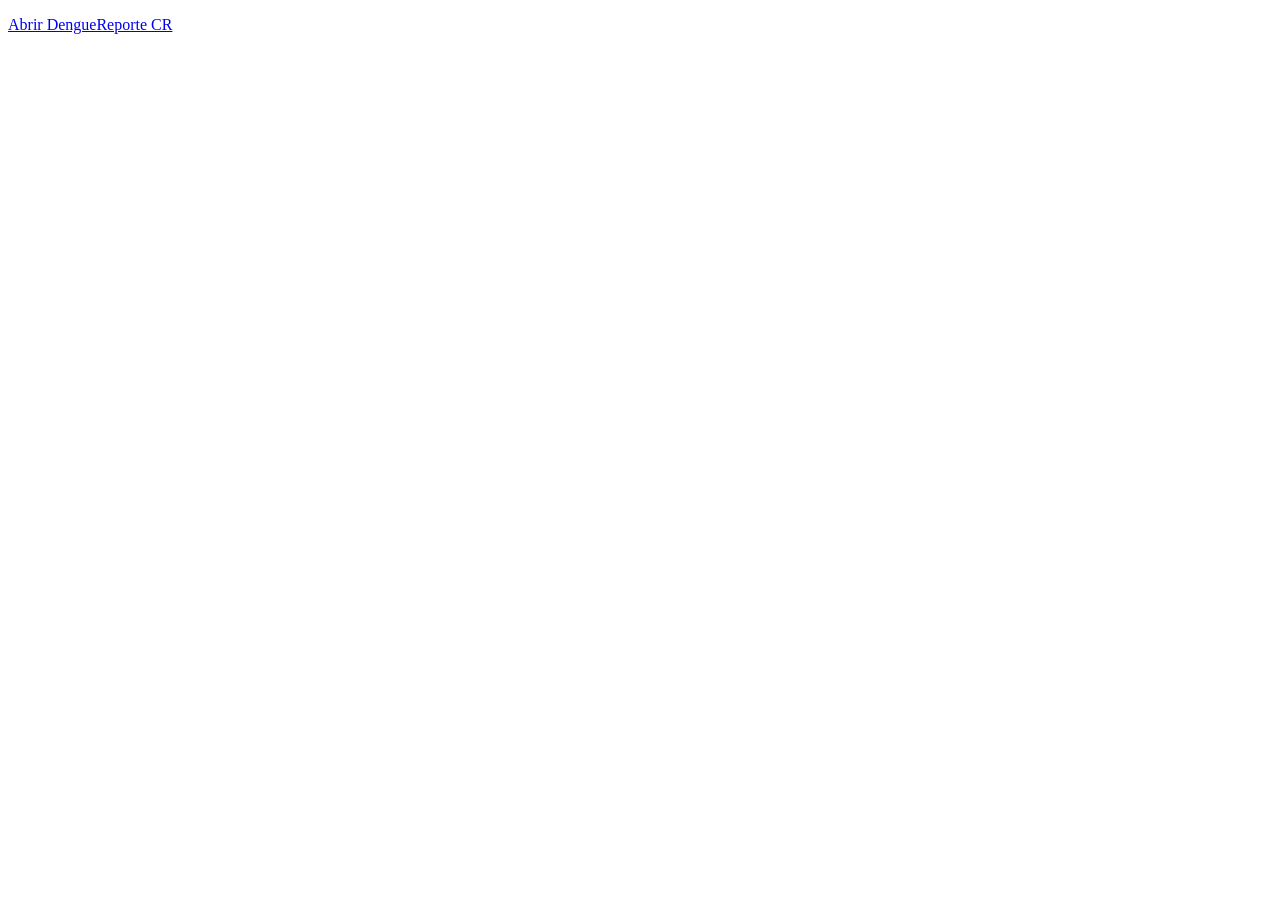
<file: index.html>
<!doctype html>
<html lang="es">
<head>
  <meta charset="utf-8">
  <meta name="viewport" content="width=device-width,initial-scale=1">
  <title>DengueReporte CR</title>
  <meta http-equiv="refresh" content="0; url=public/index.php">
</head>
<body>
  <p><a href="public/index.php">Abrir DengueReporte CR</a></p>
</body>
</html>
</file>
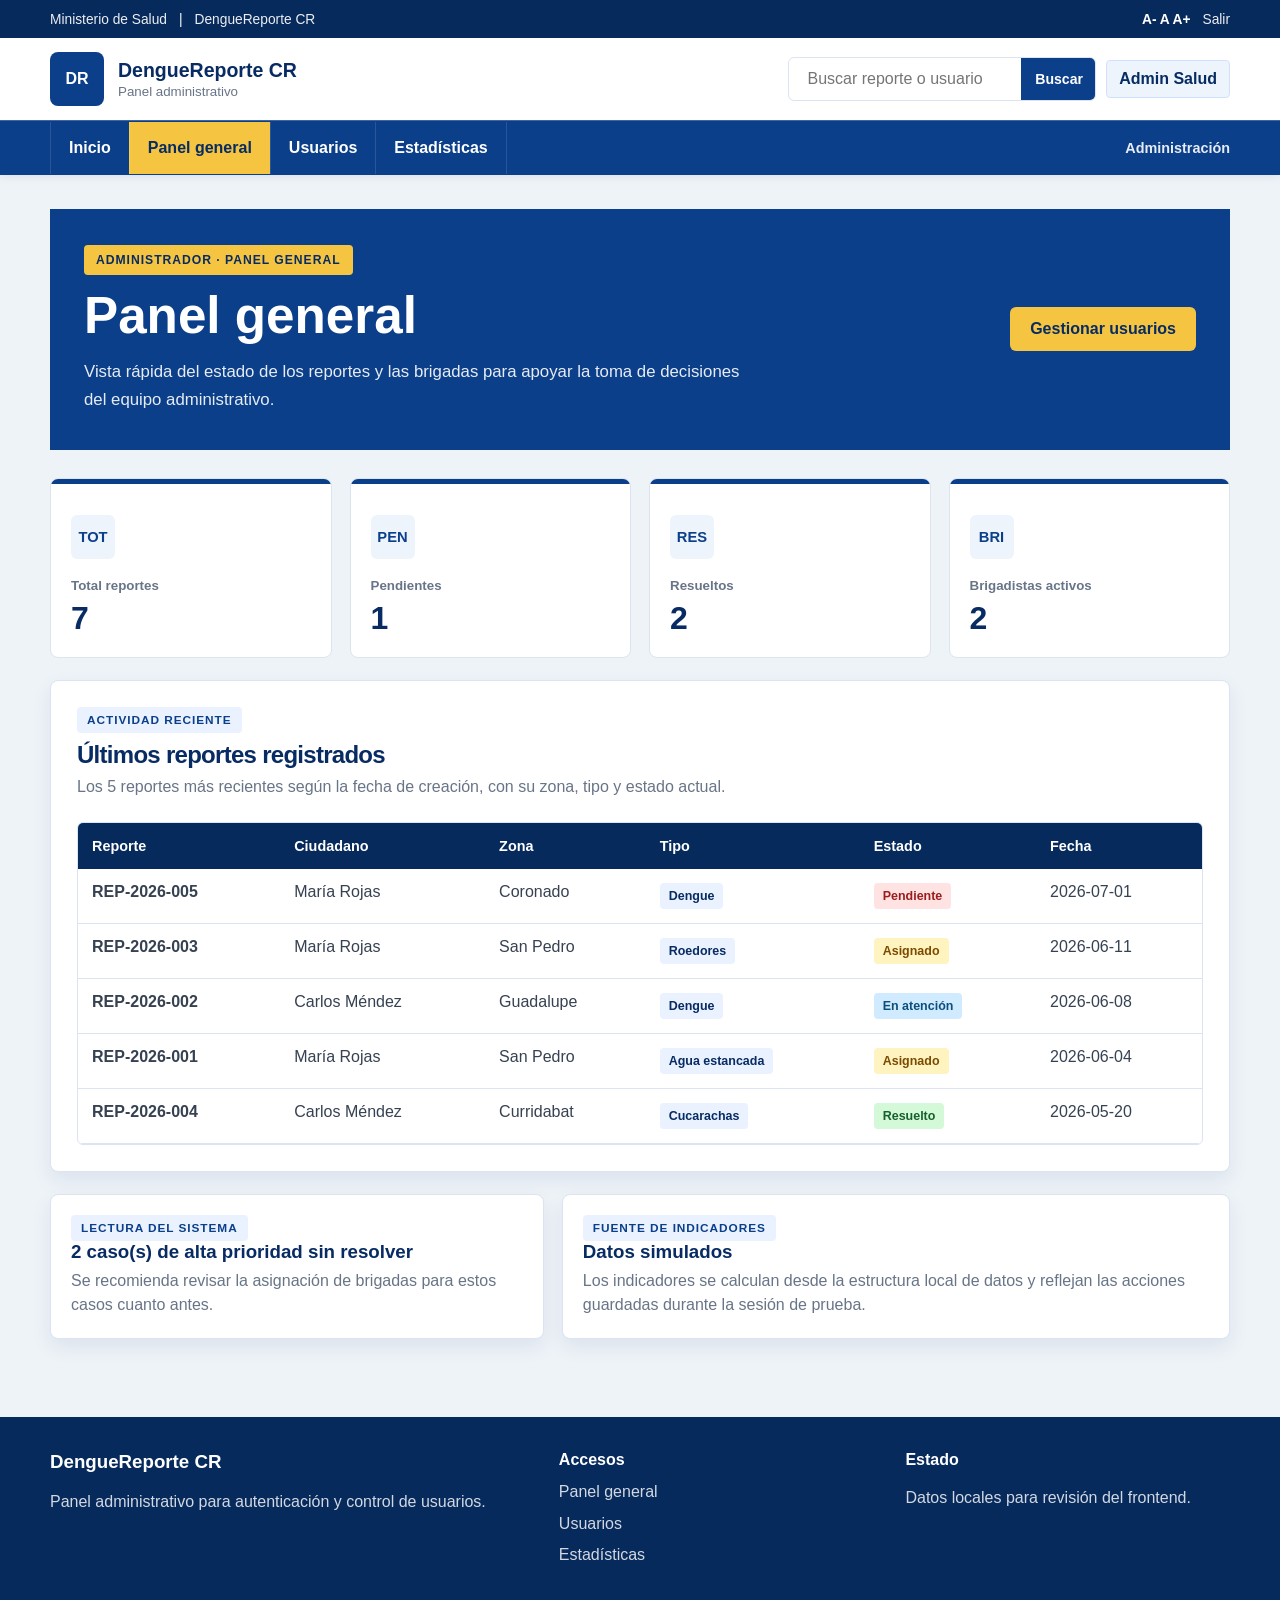
<file: admin/dashboard.html>
<!DOCTYPE html>
<html lang="es">
<head>
  <meta charset="UTF-8">
  <meta name="viewport" content="width=device-width, initial-scale=1.0">
  <title>Panel general | DengueReporte CR</title>
  <link rel="stylesheet" href="../css/style.css">
</head>
<body>
  <header class="site-header">
    <div class="gov-strip">
      <div class="container">
        <div class="gov-left">
          <a class="gov-link" href="../index.html">Ministerio de Salud</a>
          <span>|</span>
          <a class="gov-link" href="../public/index.php">DengueReporte CR</a>
        </div>
        <div class="gov-right">
          <span class="access-size">A- A A+</span>
          <a class="gov-link" href="../public/index.php?controller=auth&amp;action=logout">Salir</a>
        </div>
      </div>
    </div>

    <div class="container main-header">
      <a class="brand" href="../public/index.php">
        <span class="brand-mark">DR</span>
        <span class="brand-text">
          <strong>DengueReporte CR</strong>
          <small>Panel administrativo</small>
        </span>
      </a>
      <div class="header-actions">
        <form class="search-box" onsubmit="return false">
          <input type="search" placeholder="Buscar reporte o usuario">
          <button type="submit">Buscar</button>
        </form>
        <span class="status-pill" id="usuarioActivo">Admin Salud</span>
      </div>
    </div>

    <nav class="main-nav">
      <div class="container nav-inner">
        <div class="nav-links">
          <a href="../public/index.php">Inicio</a>
          <a class="active" href="dashboard.html">Panel general</a>
          <a href="usuarios.html">Usuarios</a>
          <a href="estadisticas.html">Estadísticas</a>
        </div>
        <span class="nav-note">Administración</span>
      </div>
    </nav>
  </header>

  <main class="container section page-shell">
    <section class="page-hero reveal">
      <div>
        <span class="tag">Administrador · Panel general</span>
        <h1>Panel general</h1>
        <p>Vista rápida del estado de los reportes y las brigadas para apoyar la toma de decisiones del equipo administrativo.</p>
      </div>
      <a class="btn btn-glow" href="usuarios.html">Gestionar usuarios</a>
    </section>

    <section id="resumenDashboard" class="stats-grid reveal delay-1"></section>

    <section class="card panel-card reveal delay-2">
      <div class="section-title compact-title">
        <div>
          <span class="eyebrow">Actividad reciente</span>
          <h2>Últimos reportes registrados</h2>
          <p>Los 5 reportes más recientes según la fecha de creación, con su zona, tipo y estado actual.</p>
        </div>
      </div>

      <div class="table-wrap smart-table">
        <table id="tablaUltimosReportes">
          <thead>
            <tr>
              <th>Reporte</th>
              <th>Ciudadano</th>
              <th>Zona</th>
              <th>Tipo</th>
              <th>Estado</th>
              <th>Fecha</th>
            </tr>
          </thead>
          <tbody></tbody>
        </table>
      </div>
    </section>

    <section class="insight-grid reveal delay-2">
      <article class="insight-card">
        <span class="eyebrow">Lectura del sistema</span>
        <h3 id="lecturaDashboard">Cargando...</h3>
        <p id="detalleLecturaDashboard">Espere un momento.</p>
      </article>

      <article class="insight-card">
        <span class="eyebrow">Fuente de indicadores</span>
        <h3>Datos simulados</h3>
        <p>Los indicadores se calculan desde la estructura local de datos y reflejan las acciones guardadas durante la sesión de prueba.</p>
      </article>
    </section>
  </main>

  <footer class="footer">
    <div class="container footer-grid">
      <div>
        <h3>DengueReporte CR</h3>
        <p>Panel administrativo para autenticación y control de usuarios.</p>
      </div>
      <div>
        <h4>Accesos</h4>
        <a href="dashboard.html">Panel general</a>
        <a href="usuarios.html">Usuarios</a>
        <a href="estadisticas.html">Estadísticas</a>
      </div>
      <div>
        <h4>Estado</h4>
        <p>Datos locales para revisión del frontend.</p>
      </div>
    </div>
  </footer>

  <script src="../js/datos.js"></script>
  <script src="../js/dashboard.js"></script>
</body>
</html>
</file>
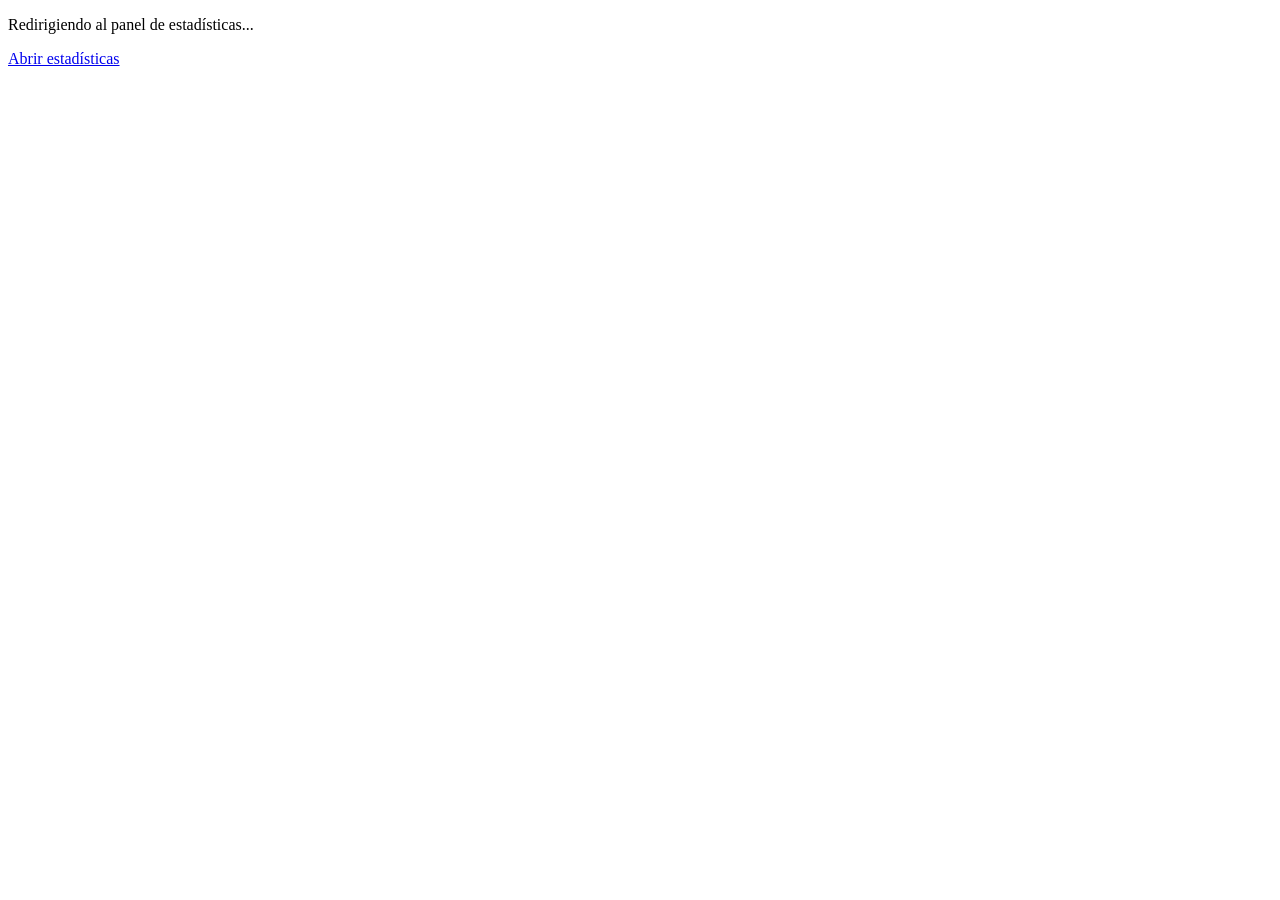
<file: admin/estadisticas.html>
<!doctype html>
<html lang="es">
<head>
  <meta charset="utf-8">
  <meta name="viewport" content="width=device-width,initial-scale=1">
  <title>Estadísticas | DengueReporte CR</title>
  <meta http-equiv="refresh" content="0; url=../public/index.php?controller=estadisticas&action=index">
</head>
<body>
  <p>Redirigiendo al panel de estadísticas...</p>
  <p><a href="../public/index.php?controller=estadisticas&action=index">Abrir estadísticas</a></p>
</body>
</html>
</file>
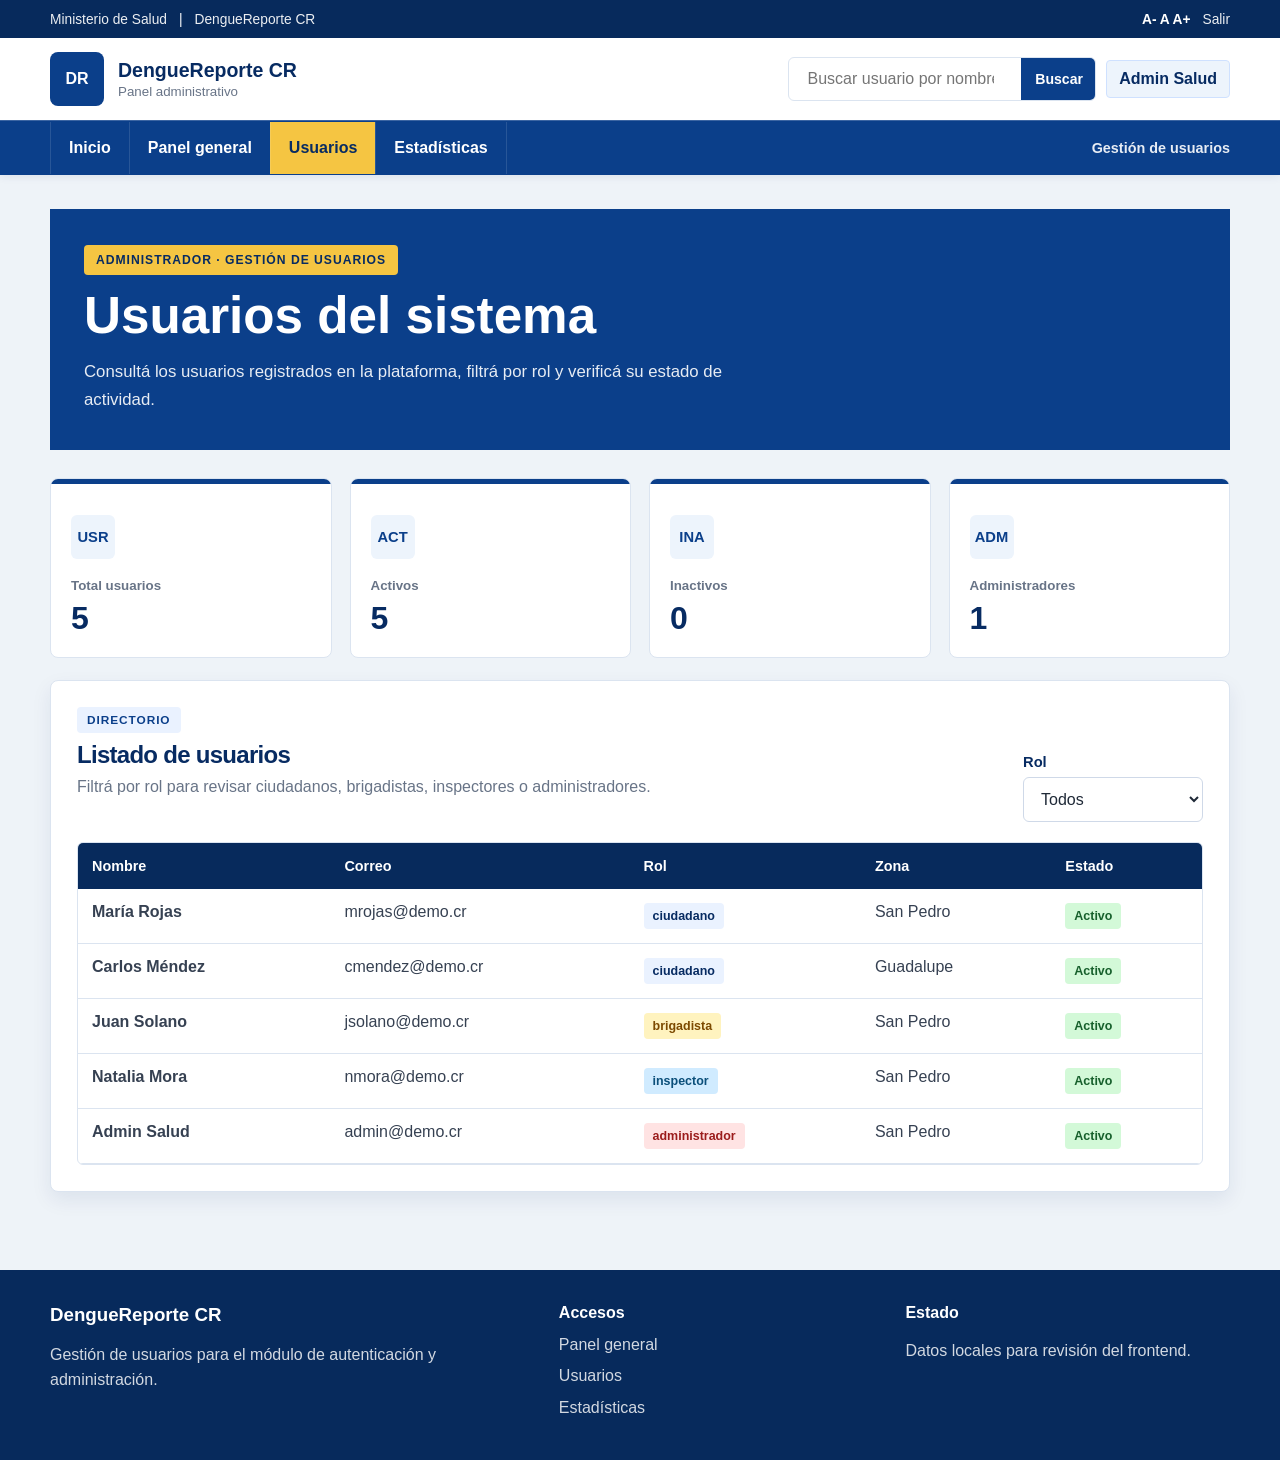
<file: admin/usuarios.html>
<!DOCTYPE html>
<html lang="es">
<head>
  <meta charset="UTF-8">
  <meta name="viewport" content="width=device-width, initial-scale=1.0">
  <title>Usuarios | DengueReporte CR</title>
  <link rel="stylesheet" href="../css/style.css">
</head>
<body>
  <header class="site-header">
    <div class="gov-strip">
      <div class="container">
        <div class="gov-left">
          <a class="gov-link" href="../index.html">Ministerio de Salud</a>
          <span>|</span>
          <a class="gov-link" href="../public/index.php">DengueReporte CR</a>
        </div>
        <div class="gov-right">
          <span class="access-size">A- A A+</span>
          <a class="gov-link" href="../public/index.php?controller=auth&amp;action=logout">Salir</a>
        </div>
      </div>
    </div>

    <div class="container main-header">
      <a class="brand" href="../public/index.php">
        <span class="brand-mark">DR</span>
        <span class="brand-text">
          <strong>DengueReporte CR</strong>
          <small>Panel administrativo</small>
        </span>
      </a>
      <div class="header-actions">
        <form class="search-box" onsubmit="return false">
          <input type="search" placeholder="Buscar usuario por nombre o correo">
          <button type="submit">Buscar</button>
        </form>
        <span class="status-pill" id="usuarioActivo">Admin Salud</span>
      </div>
    </div>

    <nav class="main-nav">
      <div class="container nav-inner">
        <div class="nav-links">
          <a href="../public/index.php">Inicio</a>
          <a href="dashboard.html">Panel general</a>
          <a class="active" href="usuarios.html">Usuarios</a>
          <a href="estadisticas.html">Estadísticas</a>
        </div>
        <span class="nav-note">Gestión de usuarios</span>
      </div>
    </nav>
  </header>

  <main class="container section page-shell">
    <section class="page-hero reveal">
      <div>
        <span class="tag">Administrador · Gestión de usuarios</span>
        <h1>Usuarios del sistema</h1>
        <p>Consultá los usuarios registrados en la plataforma, filtrá por rol y verificá su estado de actividad.</p>
      </div>
    </section>

    <section id="resumenUsuarios" class="stats-grid reveal delay-1"></section>

    <section class="card panel-card reveal delay-2">
      <div class="tool-strip">
        <div class="section-title compact-title">
          <div>
            <span class="eyebrow">Directorio</span>
            <h2>Listado de usuarios</h2>
            <p>Filtrá por rol para revisar ciudadanos, brigadistas, inspectores o administradores.</p>
          </div>
        </div>

        <div class="filters filters-inline">
          <div class="field compact-field">
            <label for="filtroRol">Rol</label>
            <select id="filtroRol">
              <option value="todos">Todos</option>
            </select>
          </div>
        </div>
      </div>

      <div class="table-wrap smart-table">
        <table id="tablaUsuarios">
          <thead>
            <tr>
              <th>Nombre</th>
              <th>Correo</th>
              <th>Rol</th>
              <th>Zona</th>
              <th>Estado</th>
            </tr>
          </thead>
          <tbody></tbody>
        </table>
      </div>
    </section>
  </main>

  <footer class="footer">
    <div class="container footer-grid">
      <div>
        <h3>DengueReporte CR</h3>
        <p>Gestión de usuarios para el módulo de autenticación y administración.</p>
      </div>
      <div>
        <h4>Accesos</h4>
        <a href="dashboard.html">Panel general</a>
        <a href="usuarios.html">Usuarios</a>
        <a href="estadisticas.html">Estadísticas</a>
      </div>
      <div>
        <h4>Estado</h4>
        <p>Datos locales para revisión del frontend.</p>
      </div>
    </div>
  </footer>

  <script src="../js/datos.js"></script>
  <script src="../js/usuarios.js"></script>
</body>
</html>
</file>
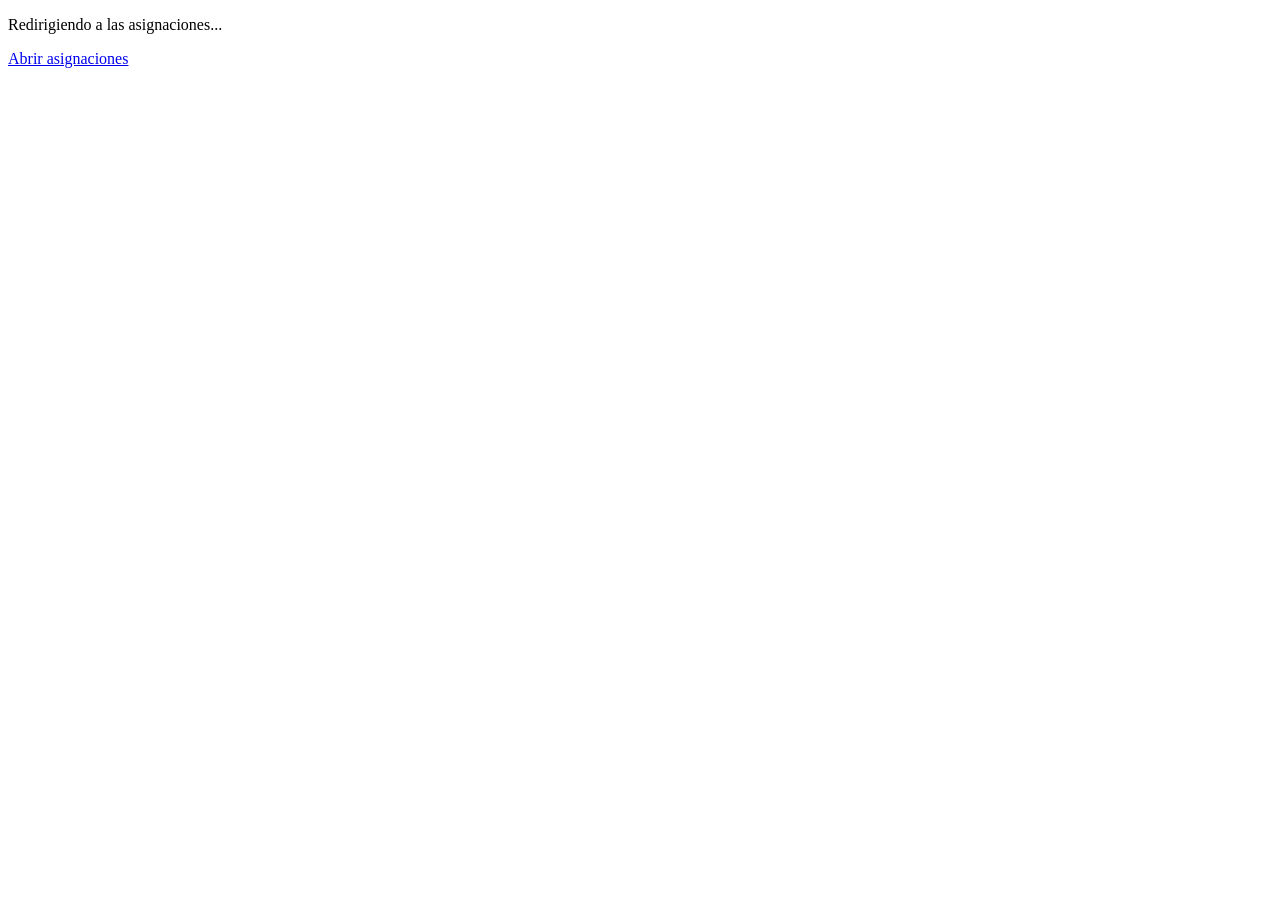
<file: brigadista/asignaciones.html>
<!doctype html>
<html lang="es">
<head>
  <meta charset="utf-8">
  <meta name="viewport" content="width=device-width,initial-scale=1">
  <title>Mis asignaciones | DengueReporte CR</title>
  <meta http-equiv="refresh" content="0; url=../public/index.php?controller=brigadista&action=asignaciones">
</head>
<body>
  <p>Redirigiendo a las asignaciones...</p>
  <p><a href="../public/index.php?controller=brigadista&action=asignaciones">Abrir asignaciones</a></p>
</body>
</html>
</file>
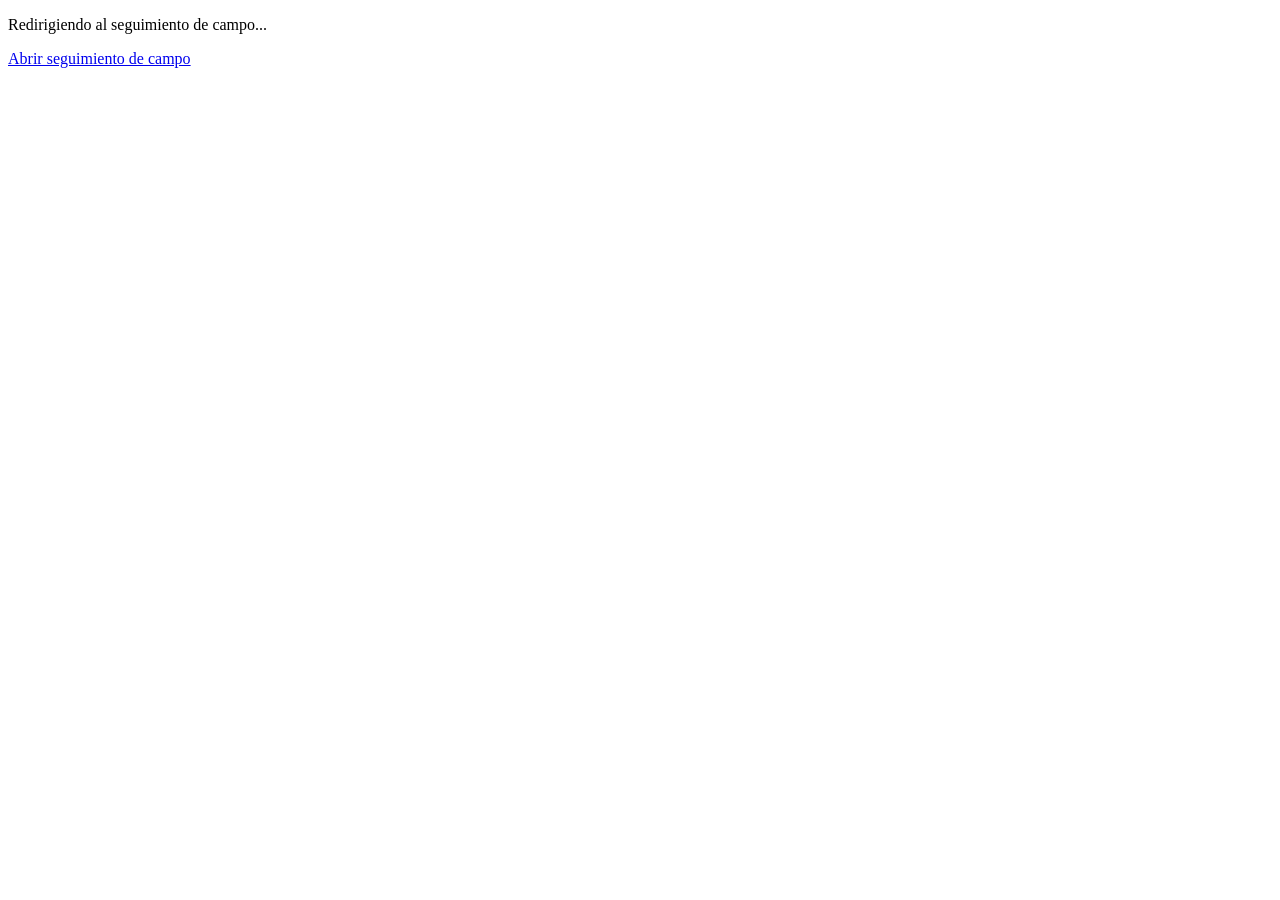
<file: brigadista/registrar-accion.html>
<!doctype html>
<html lang="es">
<head>
  <meta charset="utf-8">
  <meta name="viewport" content="width=device-width,initial-scale=1">
  <title>Registrar acción | DengueReporte CR</title>
  <meta http-equiv="refresh" content="0; url=../public/index.php?controller=brigadista&action=asignaciones">
</head>
<body>
  <p>Redirigiendo al seguimiento de campo...</p>
  <p><a href="../public/index.php?controller=brigadista&action=asignaciones">Abrir seguimiento de campo</a></p>
</body>
</html>
</file>
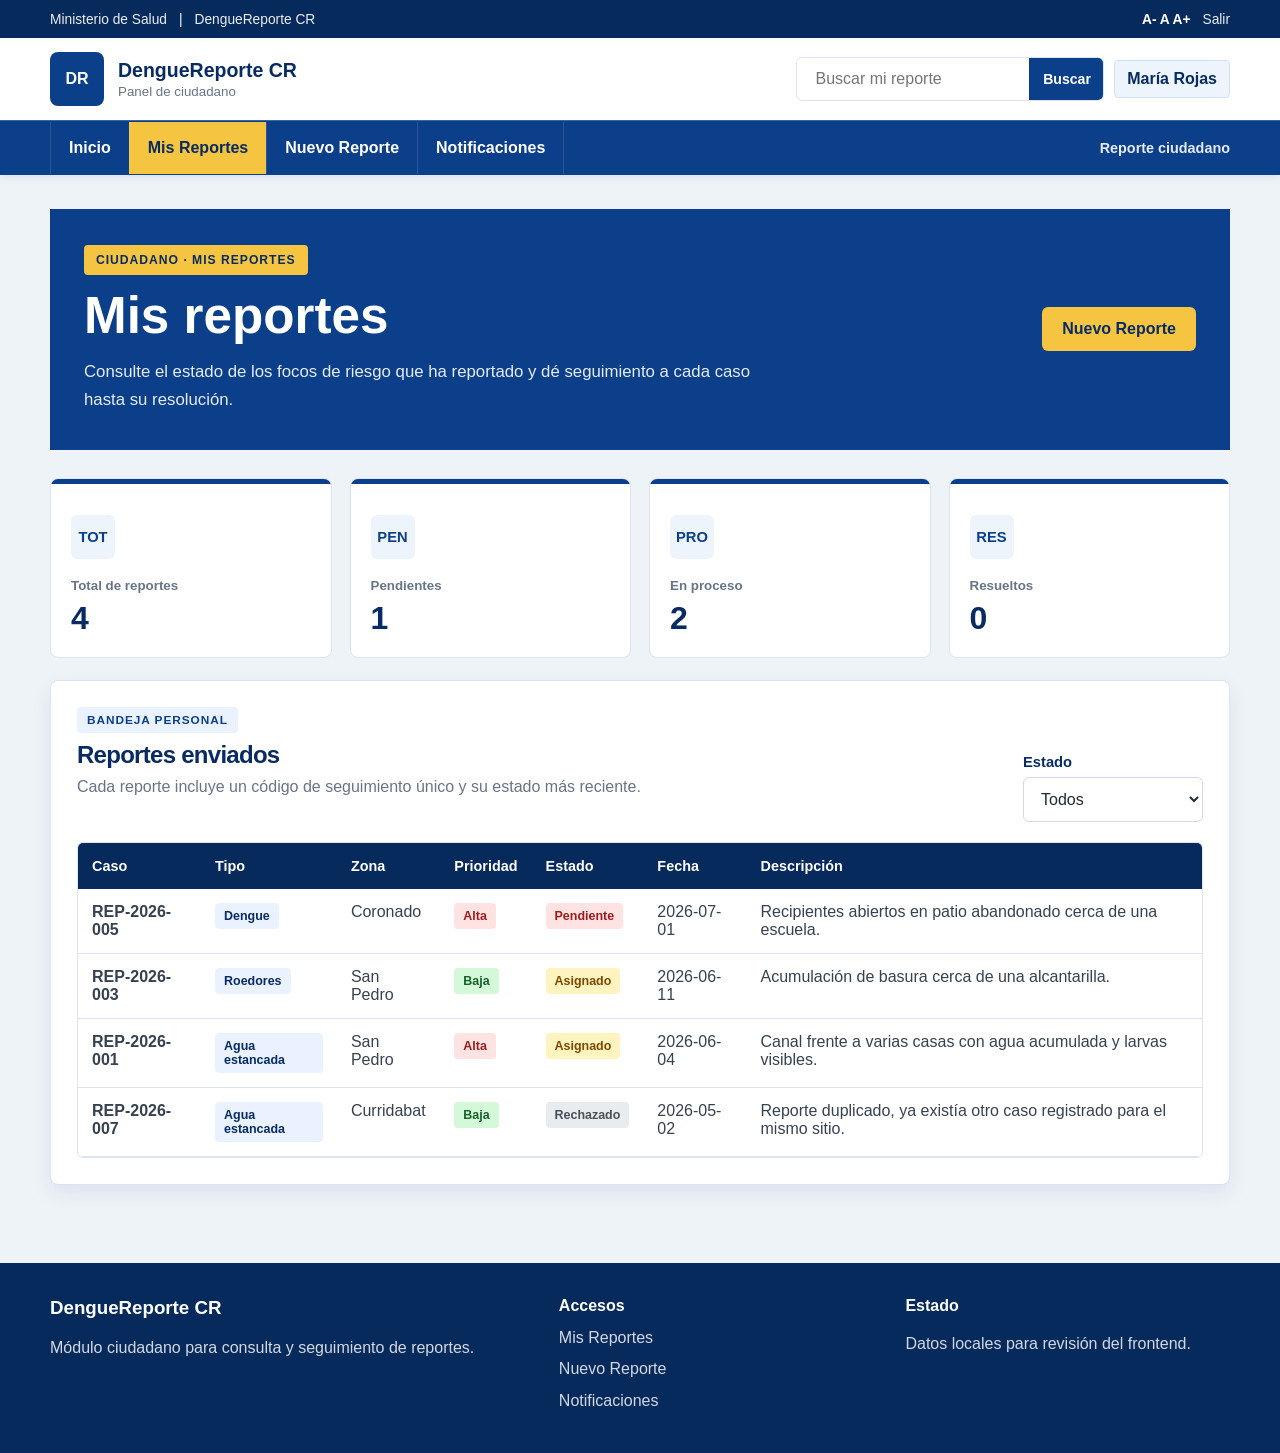
<file: ciudadano/mis-reportes.html>
<!DOCTYPE html>
<html lang="es">
<head>
  <meta charset="UTF-8">
  <meta name="viewport" content="width=device-width, initial-scale=1.0">
  <title>Mis reportes | DengueReporte CR</title>
  <link rel="stylesheet" href="../css/style.css">
</head>
<body>
  <header class="site-header">
    <div class="gov-strip">
      <div class="container">
        <div class="gov-left">
          <a class="gov-link" href="../index.html">Ministerio de Salud</a>
          <span>|</span>
          <a class="gov-link" href="../public/index.php">DengueReporte CR</a>
        </div>
        <div class="gov-right">
          <span class="access-size">A- A A+</span>
          <a class="gov-link" href="../public/index.php?controller=auth&amp;action=logout">Salir</a>
        </div>
      </div>
    </div>

    <div class="container main-header">
      <a class="brand" href="../public/index.php">
        <span class="brand-mark">DR</span>
        <span class="brand-text">
          <strong>DengueReporte CR</strong>
          <small>Panel de ciudadano</small>
        </span>
      </a>
      <div class="header-actions">
        <form class="search-box" onsubmit="return false">
          <input type="search" placeholder="Buscar mi reporte">
          <button type="submit">Buscar</button>
        </form>
        <span class="status-pill">María Rojas</span>
      </div>
    </div>

    <nav class="main-nav">
      <div class="container nav-inner">
        <div class="nav-links">
          <a href="../public/index.php">Inicio</a>
          <a class="active" href="mis-reportes.html">Mis Reportes</a>
          <a href="nuevo-reporte.html">Nuevo Reporte</a>
          <a href="notificaciones.html">Notificaciones</a>
        </div>
        <span class="nav-note">Reporte ciudadano</span>
      </div>
    </nav>
  </header>

  <main class="container section page-shell">
    <section class="page-hero reveal">
      <div>
        <span class="tag">Ciudadano · Mis reportes</span>
        <h1>Mis reportes</h1>
        <p>Consulte el estado de los focos de riesgo que ha reportado y dé seguimiento a cada caso hasta su resolución.</p>
      </div>
      <a class="btn btn-glow" href="nuevo-reporte.html">Nuevo Reporte</a>
    </section>

    <section id="resumenReportes" class="stats-grid reveal delay-1"></section>

    <section class="card panel-card reveal delay-2">
      <div class="tool-strip">
        <div class="section-title compact-title">
          <div>
            <span class="eyebrow">Bandeja personal</span>
            <h2>Reportes enviados</h2>
            <p>Cada reporte incluye un código de seguimiento único y su estado más reciente.</p>
          </div>
        </div>

        <div class="filters filters-inline">
          <div class="field compact-field">
            <label for="filtroEstado">Estado</label>
            <select id="filtroEstado">
              <option value="todos">Todos</option>
              <option value="Pendiente">Pendiente</option>
              <option value="Asignado">Asignado</option>
              <option value="En atención">En atención</option>
              <option value="Resuelto">Resuelto</option>
              <option value="Rechazado">Rechazado</option>
            </select>
          </div>
        </div>
      </div>

      <div class="table-wrap smart-table">
        <table id="tablaReportes">
          <thead>
            <tr>
              <th>Caso</th>
              <th>Tipo</th>
              <th>Zona</th>
              <th>Prioridad</th>
              <th>Estado</th>
              <th>Fecha</th>
              <th>Descripción</th>
            </tr>
          </thead>
          <tbody></tbody>
        </table>
      </div>
    </section>
  </main>

  <footer class="footer">
    <div class="container footer-grid">
      <div>
        <h3>DengueReporte CR</h3>
        <p>Módulo ciudadano para consulta y seguimiento de reportes.</p>
      </div>
      <div>
        <h4>Accesos</h4>
        <a href="mis-reportes.html">Mis Reportes</a>
        <a href="nuevo-reporte.html">Nuevo Reporte</a>
        <a href="notificaciones.html">Notificaciones</a>
      </div>
      <div>
        <h4>Estado</h4>
        <p>Datos locales para revisión del frontend.</p>
      </div>
    </div>
  </footer>

  <script src="../js/datos.js"></script>
  <script src="../js/mis-reportes.js"></script>
</body>
</html>
</file>
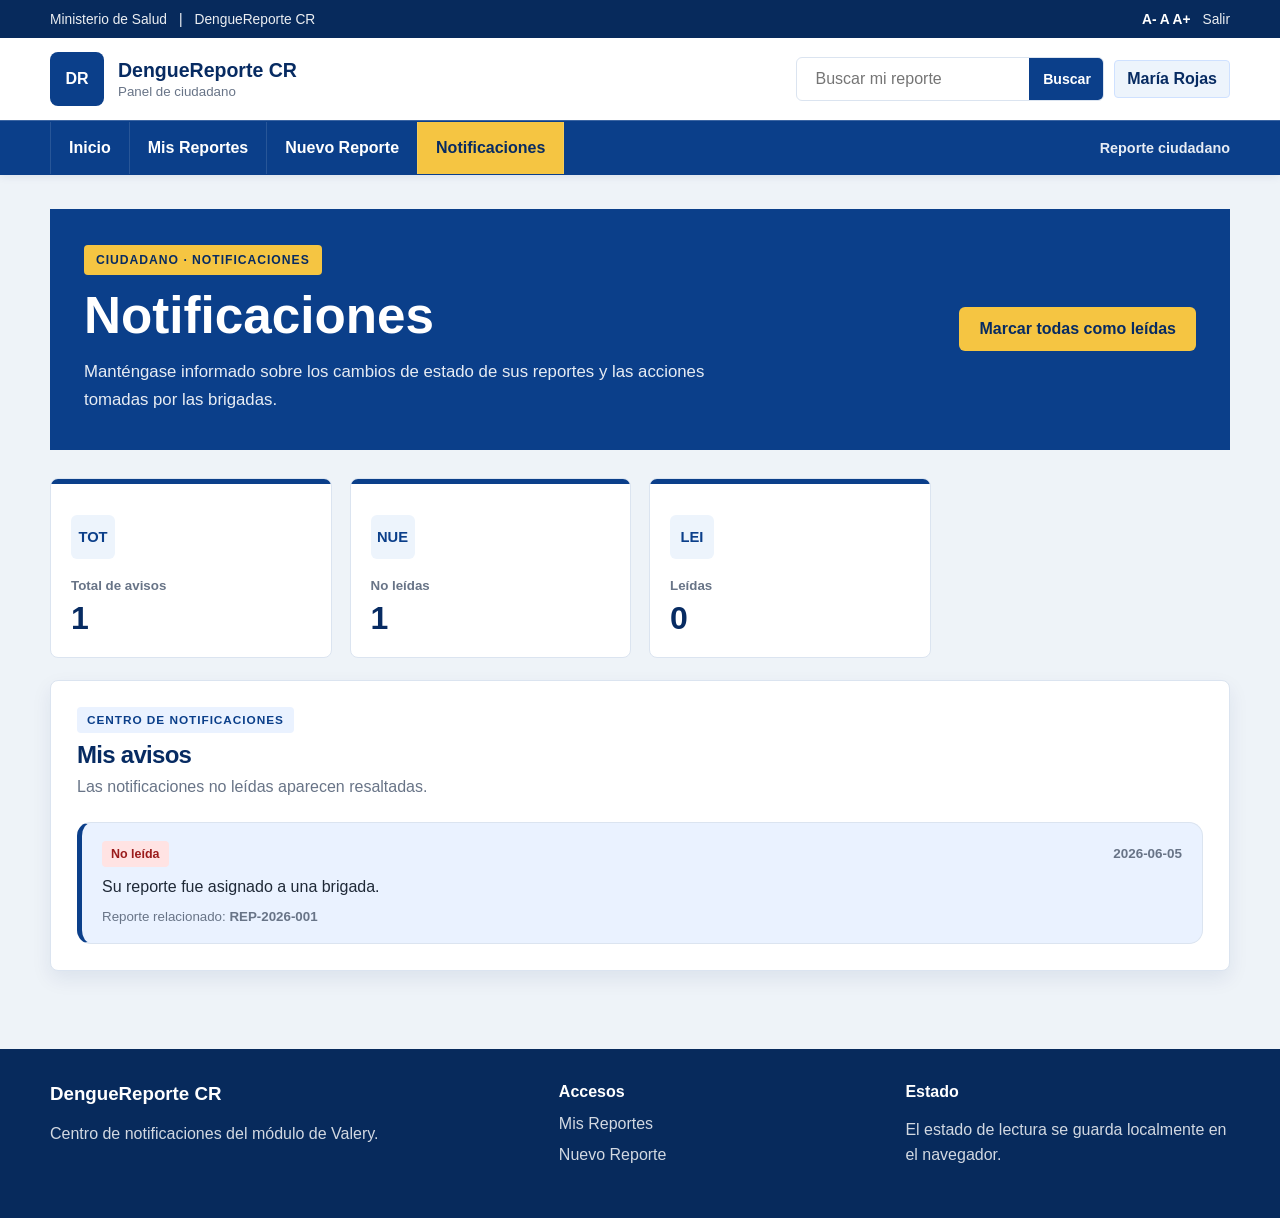
<file: ciudadano/notificaciones.html>
<!DOCTYPE html>
<html lang="es">
<head>
  <meta charset="UTF-8">
  <meta name="viewport" content="width=device-width, initial-scale=1.0">
  <title>Notificaciones | DengueReporte CR</title>
  <link rel="stylesheet" href="../css/style.css">
</head>
<body>
  <header class="site-header">
    <div class="gov-strip">
      <div class="container">
        <div class="gov-left">
          <a class="gov-link" href="../index.html">Ministerio de Salud</a>
          <span>|</span>
          <a class="gov-link" href="../public/index.php">DengueReporte CR</a>
        </div>
        <div class="gov-right">
          <span class="access-size">A- A A+</span>
          <a class="gov-link" href="../public/index.php?controller=auth&amp;action=logout">Salir</a>
        </div>
      </div>
    </div>

    <div class="container main-header">
      <a class="brand" href="../public/index.php">
        <span class="brand-mark">DR</span>
        <span class="brand-text">
          <strong>DengueReporte CR</strong>
          <small>Panel de ciudadano</small>
        </span>
      </a>
      <div class="header-actions">
        <form class="search-box" onsubmit="return false">
          <input type="search" placeholder="Buscar mi reporte">
          <button type="submit">Buscar</button>
        </form>
        <span class="status-pill">María Rojas</span>
      </div>
    </div>

    <nav class="main-nav">
      <div class="container nav-inner">
        <div class="nav-links">
          <a href="../public/index.php">Inicio</a>
          <a href="mis-reportes.html">Mis Reportes</a>
          <a href="nuevo-reporte.html">Nuevo Reporte</a>
          <a class="active" href="notificaciones.html">Notificaciones</a>
        </div>
        <span class="nav-note">Reporte ciudadano</span>
      </div>
    </nav>
  </header>

  <main class="container section page-shell">
    <section class="page-hero reveal">
      <div>
        <span class="tag">Ciudadano · Notificaciones</span>
        <h1>Notificaciones</h1>
        <p>Manténgase informado sobre los cambios de estado de sus reportes y las acciones tomadas por las brigadas.</p>
      </div>
      <button class="btn btn-glow" id="btnMarcarTodas" type="button">Marcar todas como leídas</button>
    </section>

    <section id="resumenNotificaciones" class="stats-grid reveal delay-1"></section>

    <section class="card panel-card reveal delay-2">
      <div class="section-title compact-title">
        <div>
          <span class="eyebrow">Centro de notificaciones</span>
          <h2>Mis avisos</h2>
          <p>Las notificaciones no leídas aparecen resaltadas.</p>
        </div>
      </div>

      <div id="listaNotificaciones" class="notif-list"></div>
    </section>
  </main>

  <footer class="footer">
    <div class="container footer-grid">
      <div>
        <h3>DengueReporte CR</h3>
        <p>Centro de notificaciones del módulo de Valery.</p>
      </div>
      <div>
        <h4>Accesos</h4>
        <a href="mis-reportes.html">Mis Reportes</a>
        <a href="nuevo-reporte.html">Nuevo Reporte</a>
      </div>
      <div>
        <h4>Estado</h4>
        <p>El estado de lectura se guarda localmente en el navegador.</p>
      </div>
    </div>
  </footer>

  <script src="../js/datos.js"></script>
  <script src="../js/notificaciones.js"></script>
</body>
</html>
</file>
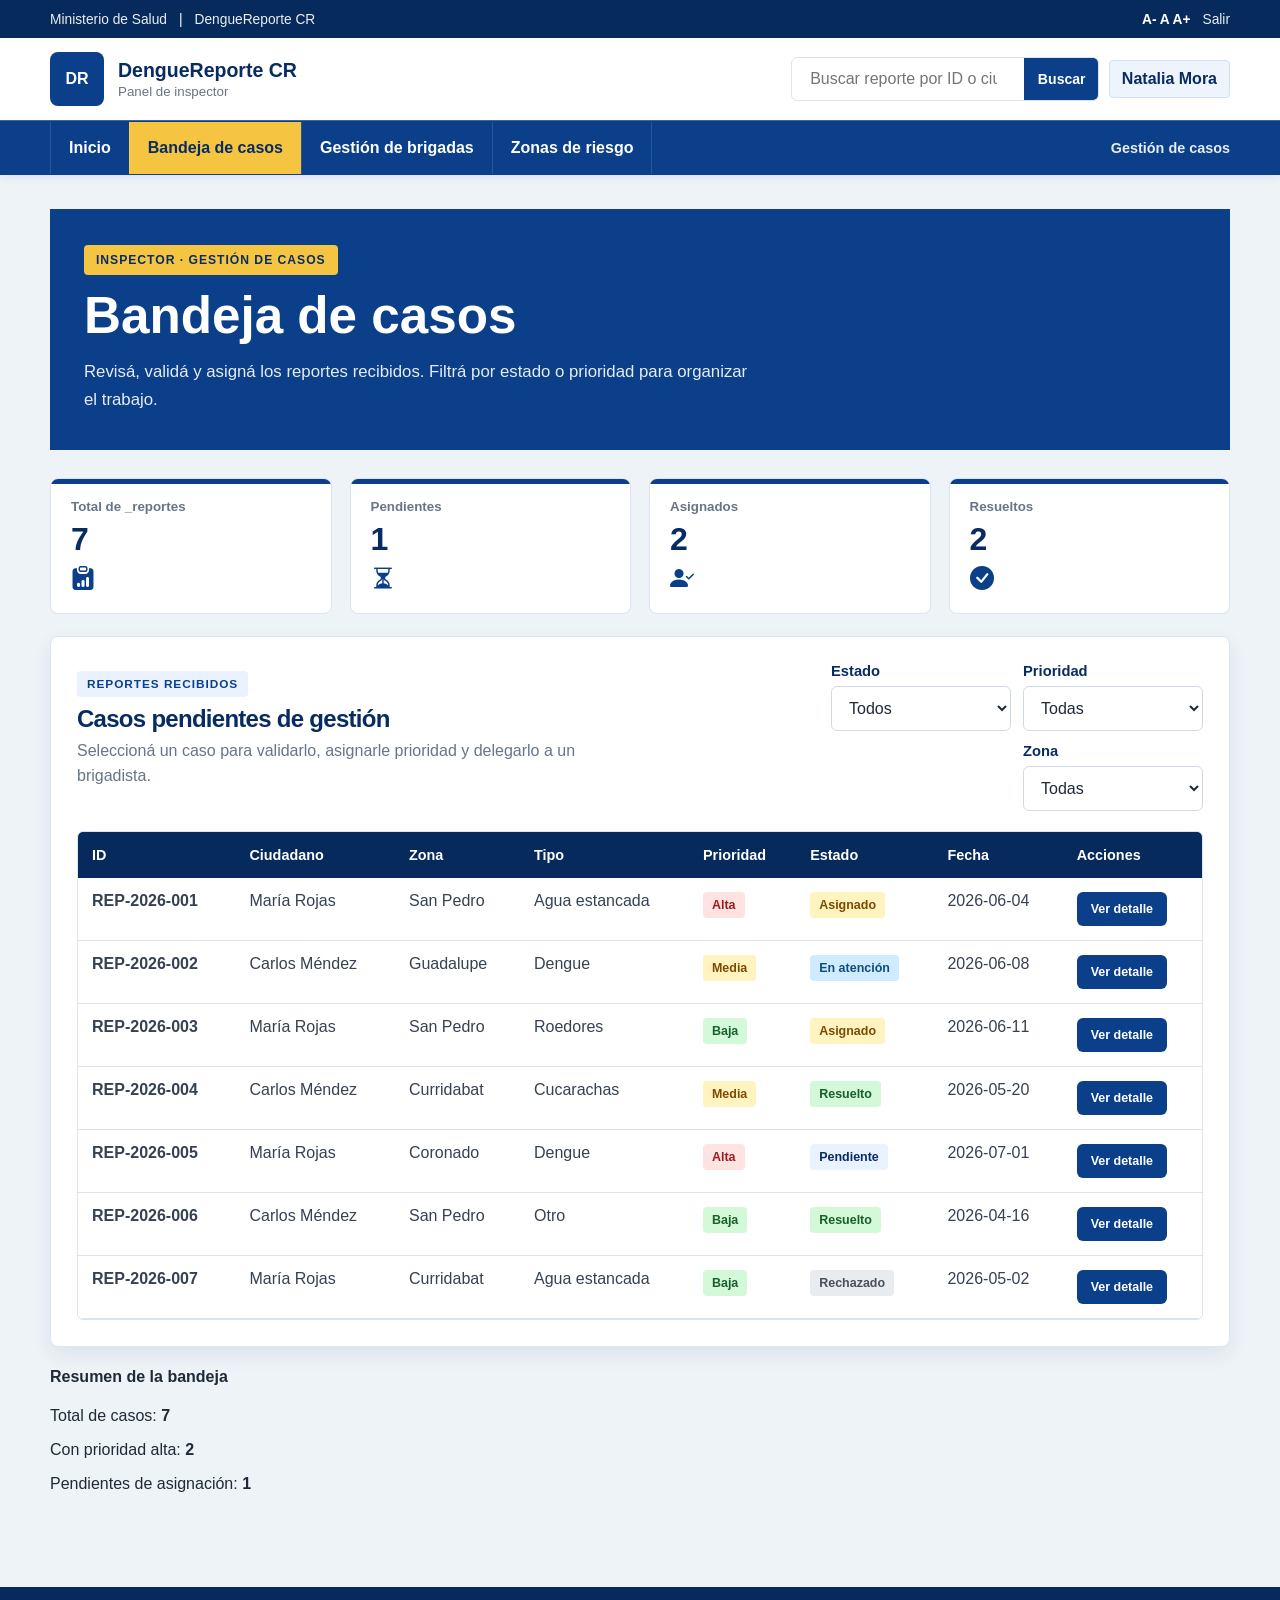
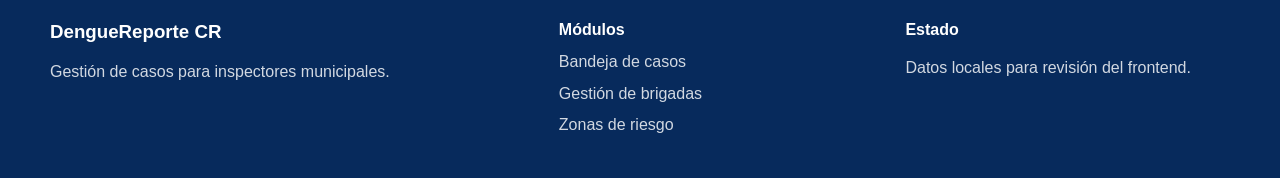
<file: inspector/bandeja.html>
<!DOCTYPE html>
<html lang="es">
<head>
  <meta charset="UTF-8">
  <meta name="viewport" content="width=device-width, initial-scale=1.0">
  <title>Bandeja de Casos | DengueReporte CR</title>
  <link rel="stylesheet" href="../css/style.css">
  <link rel="stylesheet" href="https://cdn.jsdelivr.net/npm/bootstrap-icons@1.11.3/font/bootstrap-icons.css">
</head>
<body>
  <header class="site-header">
    <div class="gov-strip">
      <div class="container">
        <div class="gov-left">
          <a class="gov-link" href="../index.html">Ministerio de Salud</a>
          <span>|</span>
          <a class="gov-link" href="../public/index.php">DengueReporte CR</a>
        </div>
        <div class="gov-right">
          <span class="access-size">A- A A+</span>
          <a class="gov-link" href="../public/index.php?controller=auth&amp;action=logout">Salir</a>
        </div>
      </div>
    </div>

    <div class="container main-header">
      <a class="brand" href="../public/index.php">
        <span class="brand-mark">DR</span>
        <span class="brand-text">
          <strong>DengueReporte CR</strong>
          <small>Panel de inspector</small>
        </span>
      </a>
      <div class="header-actions">
        <form class="search-box" onsubmit="return false">
          <input type="search" id="buscadorGlobal" placeholder="Buscar reporte por ID o ciudadano">
          <button type="submit">Buscar</button>
        </form>
        <span class="status-pill">Natalia Mora</span>
      </div>
    </div>

    <nav class="main-nav">
      <div class="container nav-inner">
        <div class="nav-links">
          <a href="../public/index.php">Inicio</a>
          <a class="active" href="bandeja.html">Bandeja de casos</a>
          <a href="brigadas.html">Gestión de brigadas</a>
          <a href="../public/index.php?controller=inspector&action=zonas">Zonas de riesgo</a>
        </div>
        <span class="nav-note">Gestión de casos</span>
      </div>
    </nav>
  </header>

  <main class="container section page-shell">

    <section class="page-hero reveal">
      <div>
        <span class="tag">Inspector · Gestión de casos</span>
        <h1>Bandeja de casos</h1>
        <p>Revisá, validá y asigná los reportes recibidos. Filtrá por estado o prioridad para organizar el trabajo.</p>
      </div>
    </section>

    <!-- Stats rápidas -->
    <section id="resumenBandeja" class="stats-grid reveal delay-1"></section>

    <!-- Tabla + panel de acción -->
    <section class="card panel-card reveal delay-2">
      <div class="tool-strip">
        <div class="section-title compact-title">
          <div>
            <span class="eyebrow">Reportes recibidos</span>
            <h2>Casos pendientes de gestión</h2>
            <p>Seleccioná un caso para validarlo, asignarle prioridad y delegarlo a un brigadista.</p>
          </div>
        </div>

        <div class="filters filters-inline">
          <div class="field compact-field">
            <label for="filtroEstado">Estado</label>
            <select id="filtroEstado">
              <option value="todos">Todos</option>
              <option value="Pendiente">Pendiente</option>
              <option value="Asignado">Asignado</option>
              <option value="En atención">En atención</option>
              <option value="Resuelto">Resuelto</option>
              <option value="Rechazado">Rechazado</option>
            </select>
          </div>
          <div class="field compact-field">
            <label for="filtroPrioridad">Prioridad</label>
            <select id="filtroPrioridad">
              <option value="todas">Todas</option>
              <option value="Alta">Alta</option>
              <option value="Media">Media</option>
              <option value="Baja">Baja</option>
            </select>
          </div>
          <div class="field compact-field">
            <label for="filtroZona">Zona</label>
            <select id="filtroZona">
              <option value="todas">Todas</option>
            </select>
          </div>
        </div>
      </div>

      <!-- Tabla de casos -->
      <div class="table-wrap smart-table">
        <table id="tablaCasos">
          <thead>
            <tr>
              <th>ID</th>
              <th>Ciudadano</th>
              <th>Zona</th>
              <th>Tipo</th>
              <th>Prioridad</th>
              <th>Estado</th>
              <th>Fecha</th>
              <th>Acciones</th>
            </tr>
          </thead>
          <tbody></tbody>
        </table>
      </div>
    </section>

    <!-- Panel de detalle / asignación (oculto hasta seleccionar un caso) -->
    <section class="card panel-card reveal" id="panelDetalle" style="display:none;">
      <div class="tool-strip" style="margin-bottom:0;">
        <div>
          <span class="eyebrow">Caso seleccionado</span>
          <h2 id="detalleTitulo" style="margin:6px 0 4px; color:var(--azul-oscuro);">—</h2>
        </div>
        <button class="btn secondary" onclick="cerrarDetalle()">✕ Cerrar</button>
      </div>

      <div style="height:1px; background:var(--linea); margin:18px 0;"></div>

      <div class="dashboard-grid">
        <!-- Info del reporte -->
        <div>
          <div class="detail-list" style="margin-bottom:16px;">
            <div><strong>Ciudadano</strong><p id="dCiudadano" style="margin:4px 0 0; color:var(--muted);"></p></div>
            <div><strong>Tipo de foco</strong><p id="dTipo" style="margin:4px 0 0; color:var(--muted);"></p></div>
            <div><strong>Zona</strong><p id="dZona" style="margin:4px 0 0; color:var(--muted);"></p></div>
            <div><strong>Fecha</strong><p id="dFecha" style="margin:4px 0 0; color:var(--muted);"></p></div>
          </div>
          <div class="field full" style="margin-bottom:14px;">
            <label>Descripción del reporte</label>
            <textarea id="dDescripcion" class="form-control" rows="3" readonly style="background:#f4f7fb; border:1px solid var(--linea); border-radius:6px; padding:10px; resize:none; color:var(--texto); width:100%;"></textarea>
          </div>
        </div>

        <!-- Formulario de gestión -->
        <div class="case-preview">
          <span class="eyebrow" style="margin-bottom:14px; display:block;">Gestionar caso</span>

          <div class="field" style="margin-bottom:14px;">
            <label for="selPrioridad">Prioridad</label>
            <select id="selPrioridad">
              <option value="Baja">Baja</option>
              <option value="Media" selected>Media</option>
              <option value="Alta">Alta</option>
            </select>
          </div>

          <div class="field" style="margin-bottom:6px;">
            <label for="selBrigadista">Asignar a brigadista</label>
            <select id="selBrigadista">
              <option value="">— Seleccioná un brigadista —</option>
            </select>
          </div>
          <p id="errorBrigadista" style="color:var(--rojo); font-size:.82rem; min-height:16px; margin:4px 0 14px;"></p>

          <div id="alertaDetalle" class="alert"></div>

          <div style="display:flex; gap:10px; flex-wrap:wrap;">
            <button class="btn btn-glow" onclick="asignarCaso()">✅ Validar y asignar</button>
            <button class="btn" style="background:var(--rojo);" onclick="rechazarCaso()">✕ Rechazar</button>
          </div>
        </div>
      </div>
    </section>

    <!-- Resumen -->
    <div class="resumen-box reveal delay-2" id="resumenInspector" style="margin-top:8px;"></div>

  </main>

  <footer class="footer">
    <div class="container footer-grid">
      <div>
        <h3>DengueReporte CR</h3>
        <p>Gestión de casos para inspectores municipales.</p>
      </div>
      <div>
        <h4>Módulos</h4>
        <a href="bandeja.html">Bandeja de casos</a>
        <a href="brigadas.html">Gestión de brigadas</a>
        <a href="../public/index.php?controller=inspector&action=zonas">Zonas de riesgo</a>
      </div>
      <div>
        <h4>Estado</h4>
        <p>Datos locales para revisión del frontend.</p>
      </div>
    </div>
  </footer>

  <script src="../js/datos.js"></script>
  <script src="../js/bandeja.js"></script>
</body>
</html>
</file>
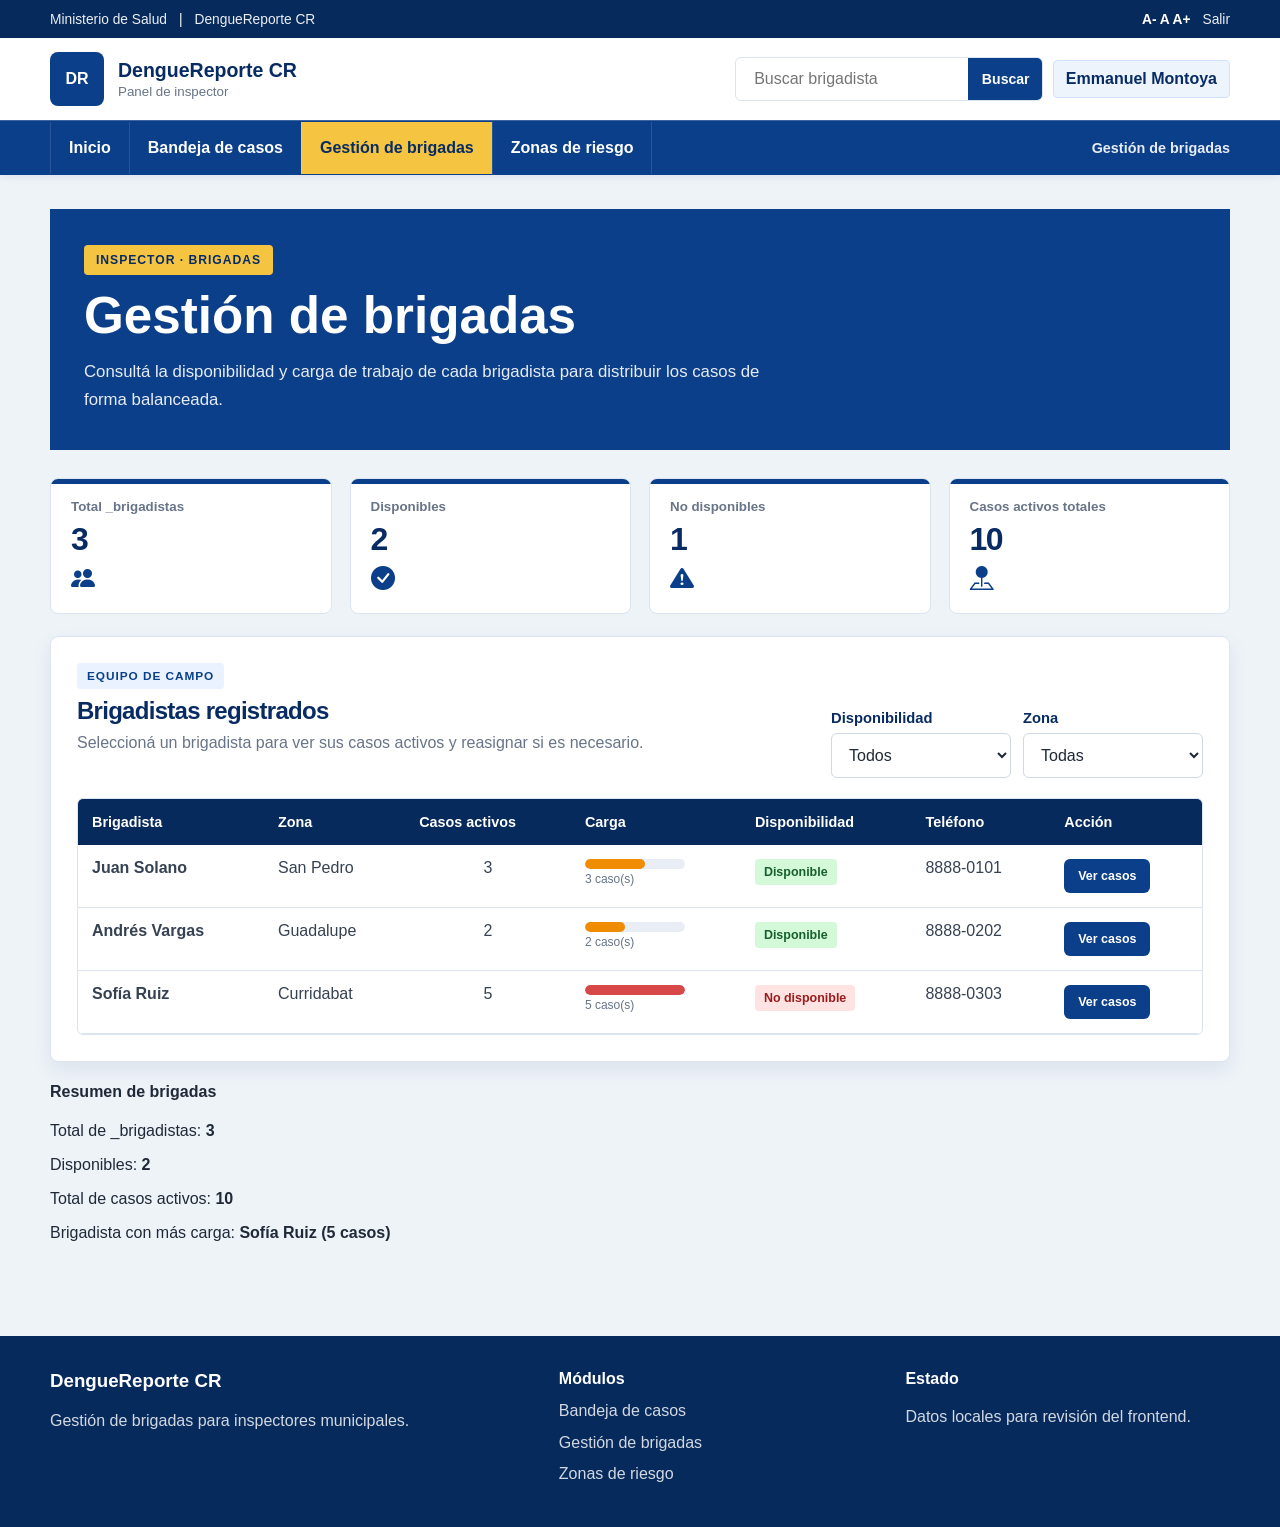
<file: inspector/brigadas.html>
<!DOCTYPE html>
<html lang="es">
<head>
  <meta charset="UTF-8">
  <meta name="viewport" content="width=device-width, initial-scale=1.0">
  <title>Gestión de Brigadas | DengueReporte CR</title>
  <link rel="stylesheet" href="../css/style.css">
  <link rel="stylesheet" href="https://cdn.jsdelivr.net/npm/bootstrap-icons@1.11.3/font/bootstrap-icons.css">
</head>
<body>
  <header class="site-header">
    <div class="gov-strip">
      <div class="container">
        <div class="gov-left">
          <a class="gov-link" href="../index.html">Ministerio de Salud</a>
          <span>|</span>
          <a class="gov-link" href="../public/index.php">DengueReporte CR</a>
        </div>
        <div class="gov-right">
          <span class="access-size">A- A A+</span>
          <a class="gov-link" href="../public/index.php?controller=auth&amp;action=logout">Salir</a>
        </div>
      </div>
    </div>

    <div class="container main-header">
      <a class="brand" href="../public/index.php">
        <span class="brand-mark">DR</span>
        <span class="brand-text">
          <strong>DengueReporte CR</strong>
          <small>Panel de inspector</small>
        </span>
      </a>
      <div class="header-actions">
        <form class="search-box" onsubmit="return false">
          <input type="search" placeholder="Buscar brigadista">
          <button type="submit">Buscar</button>
        </form>
        <span class="status-pill">Emmanuel Montoya</span>
      </div>
    </div>

    <nav class="main-nav">
      <div class="container nav-inner">
        <div class="nav-links">
          <a href="../public/index.php">Inicio</a>
          <a href="bandeja.html">Bandeja de casos</a>
          <a class="active" href="brigadas.html">Gestión de brigadas</a>
          <a href="../public/index.php?controller=inspector&action=zonas">Zonas de riesgo</a>
        </div>
        <span class="nav-note">Gestión de brigadas</span>
      </div>
    </nav>
  </header>

  <main class="container section page-shell">

    <section class="page-hero reveal">
      <div>
        <span class="tag">Inspector · Brigadas</span>
        <h1>Gestión de brigadas</h1>
        <p>Consultá la disponibilidad y carga de trabajo de cada brigadista para distribuir los casos de forma balanceada.</p>
      </div>
    </section>

    <!-- Stats de brigadas -->
    <section id="statsBrigadas" class="stats-grid reveal delay-1"></section>

    <!-- Tabla de brigadistas -->
    <section class="card panel-card reveal delay-2">
      <div class="tool-strip">
        <div class="section-title compact-title">
          <div>
            <span class="eyebrow">Equipo de campo</span>
            <h2>Brigadistas registrados</h2>
            <p>Seleccioná un brigadista para ver sus casos activos y reasignar si es necesario.</p>
          </div>
        </div>

        <div class="filters filters-inline">
          <div class="field compact-field">
            <label for="filtroDisponibilidad">Disponibilidad</label>
            <select id="filtroDisponibilidad">
              <option value="todos">Todos</option>
              <option value="disponible">Disponibles</option>
              <option value="ocupado">No disponibles</option>
            </select>
          </div>
          <div class="field compact-field">
            <label for="filtroZonaBrigada">Zona</label>
            <select id="filtroZonaBrigada">
              <option value="todas">Todas</option>
            </select>
          </div>
        </div>
      </div>

      <div class="table-wrap smart-table">
        <table id="tablaBrigadistas">
          <thead>
            <tr>
              <th>Brigadista</th>
              <th>Zona</th>
              <th>Casos activos</th>
              <th>Carga</th>
              <th>Disponibilidad</th>
              <th>Teléfono</th>
              <th>Acción</th>
            </tr>
          </thead>
          <tbody></tbody>
        </table>
      </div>
    </section>

    <!-- Panel de casos del brigadista seleccionado -->
    <section class="card panel-card reveal" id="panelBrigadista" style="display:none;">
      <div class="tool-strip" style="margin-bottom:0;">
        <div>
          <span class="eyebrow">Casos asignados</span>
          <h2 id="tituloBrigadista" style="margin:6px 0 4px; color:var(--azul-oscuro);">—</h2>
        </div>
        <button class="btn secondary" onclick="cerrarPanelBrigadista()">✕ Cerrar</button>
      </div>

      <div style="height:1px; background:var(--linea); margin:18px 0;"></div>

      <div class="table-wrap smart-table">
        <table id="tablaCasosBrigadista">
          <thead>
            <tr>
              <th>ID Reporte</th>
              <th>Tipo</th>
              <th>Zona</th>
              <th>Prioridad</th>
              <th>Estado</th>
              <th>Fecha asignación</th>
              <th>Reasignar</th>
            </tr>
          </thead>
          <tbody></tbody>
        </table>
      </div>

      <!-- Panel de reasignación -->
      <div id="panelReasignacion" style="display:none; margin-top:18px; padding:18px; background:#f4f7fb; border-radius:8px; border:1px solid var(--linea);">
        <span class="eyebrow" style="display:block; margin-bottom:12px;">Reasignar caso <span id="reasignarReporteId"></span></span>
        <div class="form-grid" style="grid-template-columns: 1fr 1fr; gap:14px;">
          <div class="field">
            <label for="selNuevoBrigadista">Nuevo brigadista</label>
            <select id="selNuevoBrigadista"></select>
          </div>
          <div class="field">
            <label for="motivoReasignacion">Motivo de reasignación</label>
            <input type="text" id="motivoReasignacion" placeholder="Ej: exceso de carga de trabajo">
          </div>
        </div>
        <div id="alertaReasignacion" class="alert" style="margin-top:10px;"></div>
        <div style="display:flex; gap:10px; margin-top:14px;">
          <button class="btn btn-glow" onclick="confirmarReasignacion()">Confirmar reasignación</button>
          <button class="btn secondary" onclick="cancelarReasignacion()">Cancelar</button>
        </div>
      </div>
    </section>

    <!-- Resumen -->
    <div class="resumen-box reveal delay-2" id="resumenBrigadas" style="margin-top:8px;"></div>

  </main>

  <footer class="footer">
    <div class="container footer-grid">
      <div>
        <h3>DengueReporte CR</h3>
        <p>Gestión de brigadas para inspectores municipales.</p>
      </div>
      <div>
        <h4>Módulos</h4>
        <a href="bandeja.html">Bandeja de casos</a>
        <a href="brigadas.html">Gestión de brigadas</a>
        <a href="../public/index.php?controller=inspector&action=zonas">Zonas de riesgo</a>
      </div>
      <div>
        <h4>Estado</h4>
        <p>Datos locales para revisión del frontend.</p>
      </div>
    </div>
  </footer>

  <script src="../js/datos.js"></script>
  <script src="../js/brigadas.js"></script>
</body>
</html>
</file>
<file: css/style.css>
:root {
  --azul: #0b3f8a;
  --azul-oscuro: #072b62;
  --azul-suave: #eaf2ff;
  --celeste: #00a6d6;
  --amarillo: #f5c542;
  --verde: #2f9e44;
  --rojo: #d94848;
  --naranja: #f08c00;
  --texto: #1f2937;
  --muted: #687487;
  --linea: #dbe4f0;
  --fondo: #f4f7fb;
  --blanco: #ffffff;
  --sombra: 0 18px 42px rgba(7, 43, 98, 0.13);
  --radio: 18px;
  font-family: Arial, Helvetica, sans-serif;
}

* { box-sizing: border-box; }

html { scroll-behavior: smooth; }

body {
  margin: 0;
  min-height: 100vh;
  color: var(--texto);
  background:
    radial-gradient(circle at top right, rgba(0, 166, 214, .12), transparent 320px),
    linear-gradient(180deg, #ffffff 0, var(--fondo) 360px, #eef3f9 100%);
}

a { color: inherit; text-decoration: none; }
button, input, select, textarea { font: inherit; }

.container {
  width: min(1180px, calc(100% - 32px));
  margin: 0 auto;
}

.app-bg, .bubble { display: none; }

.gov-strip {
  background: var(--azul-oscuro);
  color: #fff;
  font-size: .86rem;
}

.gov-strip .container {
  min-height: 38px;
  display: flex;
  align-items: center;
  justify-content: space-between;
  gap: 16px;
}

.gov-left, .gov-right {
  display: flex;
  align-items: center;
  flex-wrap: wrap;
  gap: 12px;
}

.gov-link { opacity: .92; }
.gov-link:hover { text-decoration: underline; }

.access-size {
  display: inline-flex;
  align-items: center;
  gap: 5px;
  font-weight: 700;
}

.site-header {
  background: #fff;
  box-shadow: 0 3px 18px rgba(11, 63, 138, .08);
  position: sticky;
  top: 0;
  z-index: 50;
}

.main-header {
  display: flex;
  align-items: center;
  justify-content: space-between;
  gap: 18px;
  padding: 18px 0;
}

.brand {
  display: flex;
  align-items: center;
  gap: 14px;
  min-width: 240px;
}

.brand-mark {
  width: 60px;
  height: 60px;
  display: grid;
  place-items: center;
  color: #fff;
  font-weight: 900;
  border-radius: 18px 18px 18px 4px;
  background: linear-gradient(145deg, var(--azul), var(--celeste));
  box-shadow: 0 12px 22px rgba(11, 63, 138, .22);
}

.brand-text strong {
  display: block;
  color: var(--azul-oscuro);
  font-size: 1.35rem;
  letter-spacing: -.03em;
}

.brand-text small {
  display: block;
  color: var(--muted);
  margin-top: 2px;
}

.header-actions {
  display: flex;
  align-items: center;
  gap: 10px;
  flex-wrap: wrap;
  justify-content: flex-end;
}

.search-box {
  min-width: 260px;
  display: flex;
  align-items: center;
  background: #f1f5fb;
  border: 1px solid var(--linea);
  border-radius: 999px;
  overflow: hidden;
}

.search-box input {
  width: 100%;
  border: 0;
  outline: 0;
  background: transparent;
  padding: 11px 12px 11px 18px;
  color: var(--texto);
}

.search-box button {
  width: 44px;
  height: 42px;
  border: 0;
  color: #fff;
  background: var(--azul);
  cursor: pointer;
}

.status-pill, .tag, .eyebrow, .owner, .map-chip {
  display: inline-flex;
  align-items: center;
  gap: 7px;
  width: fit-content;
  border-radius: 999px;
  font-weight: 800;
}

.status-pill {
  padding: 10px 14px;
  color: var(--azul-oscuro);
  background: var(--azul-suave);
  border: 1px solid #cfe1ff;
}

.main-nav {
  background: var(--azul);
  border-top: 1px solid rgba(255,255,255,.2);
}

.nav-inner {
  min-height: 54px;
  display: flex;
  align-items: center;
  justify-content: space-between;
  gap: 18px;
}

.nav-links {
  display: flex;
  align-items: stretch;
  flex-wrap: wrap;
  gap: 0;
}

.nav-links a {
  color: #fff;
  padding: 17px 18px;
  font-weight: 700;
  border-left: 1px solid rgba(255,255,255,.12);
  transition: .18s ease;
}

.nav-links a:last-child { border-right: 1px solid rgba(255,255,255,.12); }

.nav-links a:hover, .nav-links a.active {
  background: var(--amarillo);
  color: var(--azul-oscuro);
}

.nav-note {
  color: rgba(255,255,255,.9);
  font-weight: 700;
  font-size: .9rem;
}

.topbar { display: none; }

.section { padding: 34px 0 52px; }
.page-shell { padding-top: 34px; }

.hero, .page-hero {
  position: relative;
  overflow: hidden;
  color: #fff;
  border-radius: 0 0 34px 34px;
  background:
    linear-gradient(100deg, rgba(7, 43, 98, .98), rgba(11, 63, 138, .92)),
    radial-gradient(circle at 92% 18%, rgba(245, 197, 66, .42), transparent 270px);
}

.hero::after, .page-hero::after {
  content: "";
  position: absolute;
  right: -80px;
  bottom: -120px;
  width: 320px;
  height: 320px;
  border-radius: 50%;
  border: 42px solid rgba(255,255,255,.08);
}

.hero-home { padding: 48px 0; }

.hero-grid {
  position: relative;
  z-index: 1;
  display: grid;
  grid-template-columns: minmax(0, 1.15fr) minmax(320px, .85fr);
  gap: 32px;
  align-items: center;
}

.page-hero {
  margin-bottom: 28px;
  padding: 36px 34px;
  display: flex;
  align-items: center;
  justify-content: space-between;
  gap: 20px;
}

.hero-copy h1, .page-hero h1 {
  margin: 12px 0 14px;
  max-width: 760px;
  line-height: 1.03;
  font-size: clamp(2.1rem, 4.8vw, 4.1rem);
  letter-spacing: -.05em;
}

.hero-copy p, .page-hero p {
  max-width: 680px;
  margin: 0;
  color: rgba(255,255,255,.88);
  line-height: 1.65;
  font-size: 1.05rem;
}

.tag {
  padding: 8px 12px;
  color: var(--azul-oscuro);
  background: var(--amarillo);
  text-transform: uppercase;
  font-size: .76rem;
  letter-spacing: .08em;
}

.hero-actions, .actions-row, .form-actions {
  display: flex;
  align-items: center;
  flex-wrap: wrap;
  gap: 12px;
  margin-top: 24px;
}

.btn {
  display: inline-flex;
  align-items: center;
  justify-content: center;
  gap: 8px;
  min-height: 44px;
  padding: 11px 18px;
  border-radius: 10px;
  border: 2px solid transparent;
  background: var(--azul);
  color: #fff;
  font-weight: 800;
  cursor: pointer;
  transition: .18s ease;
  box-shadow: 0 10px 22px rgba(11, 63, 138, .17);
}

.btn:hover {
  transform: translateY(-2px);
  box-shadow: 0 16px 30px rgba(11, 63, 138, .25);
}

.btn-glow {
  background: var(--amarillo);
  color: var(--azul-oscuro);
}

.btn.secondary {
  background: #fff;
  color: var(--azul);
  border-color: #cfe1ff;
}

.btn.ghost {
  background: transparent;
  color: #fff;
  border-color: rgba(255,255,255,.45);
  box-shadow: none;
}

.hero-dashboard, .institution-card {
  background: rgba(255,255,255,.96);
  color: var(--texto);
  border-radius: var(--radio);
  box-shadow: var(--sombra);
  border: 1px solid rgba(255,255,255,.7);
  overflow: hidden;
}

.institution-card { padding: 22px; }

.pulse-card, .metric-row {
  display: flex;
  align-items: center;
  justify-content: space-between;
  gap: 14px;
}

.pulse-card {
  padding: 18px 20px;
  border-bottom: 1px solid var(--linea);
}

.pulse-card small, .metric-row small { color: var(--muted); }
.pulse-card strong, .metric-row strong { display: block; color: var(--azul-oscuro); font-size: 1.2rem; }

.live-dot {
  width: 13px;
  height: 13px;
  border-radius: 50%;
  background: var(--verde);
  box-shadow: 0 0 0 8px rgba(47, 158, 68, .15);
}

.mini-map {
  position: relative;
  height: 220px;
  margin: 18px;
  border-radius: 16px;
  overflow: hidden;
  background:
    linear-gradient(90deg, rgba(11,63,138,.1) 1px, transparent 1px),
    linear-gradient(rgba(11,63,138,.1) 1px, transparent 1px),
    linear-gradient(135deg, #d9edff, #f8fbff);
  background-size: 32px 32px, 32px 32px, cover;
  border: 1px solid #cfe1ff;
}

.scan-line {
  position: absolute;
  inset: 0;
  background: linear-gradient(180deg, transparent, rgba(0,166,214,.16), transparent);
  animation: scan 4s linear infinite;
}

@keyframes scan {
  0% { transform: translateY(-100%); }
  100% { transform: translateY(100%); }
}

.pin {
  position: absolute;
  width: 19px;
  height: 19px;
  border-radius: 50% 50% 50% 0;
  background: var(--rojo);
  transform: rotate(-45deg);
  box-shadow: 0 0 0 8px rgba(217,72,72,.13);
}

.pin::after {
  content: "";
  position: absolute;
  width: 7px;
  height: 7px;
  border-radius: 50%;
  background: #fff;
  top: 6px;
  left: 6px;
}

.p1 { left: 22%; top: 32%; }
.p2 { right: 24%; top: 42%; background: var(--naranja); }
.p3 { left: 51%; bottom: 24%; background: var(--azul); }

.metric-row {
  padding: 0 20px 20px;
}

.metric-row div {
  flex: 1;
  padding: 12px;
  text-align: center;
  background: #f4f7fb;
  border-radius: 14px;
}

.card {
  background: #fff;
  border-radius: var(--radio);
  border: 1px solid var(--linea);
  box-shadow: var(--sombra);
}

.panel-card { padding: 28px; }

.section-title {
  display: flex;
  align-items: end;
  justify-content: space-between;
  gap: 16px;
  margin-bottom: 22px;
}

.compact-title h2, .section-title h2, .map-head h2 {
  margin: 8px 0 6px;
  color: var(--azul-oscuro);
  letter-spacing: -.03em;
}

.section-title p, .compact-title p { margin: 0; color: var(--muted); line-height: 1.55; }

.eyebrow {
  padding: 6px 10px;
  color: var(--azul);
  background: var(--azul-suave);
  font-size: .74rem;
  letter-spacing: .08em;
  text-transform: uppercase;
}

.service-grid, .module-grid, .stats-grid, .chart-grid, .timeline-grid, .info-grid {
  display: grid;
  gap: 18px;
}

.module-grid, .service-grid { grid-template-columns: repeat(4, minmax(0, 1fr)); }
.module-grid-home { grid-template-columns: repeat(5, minmax(0, 1fr)); }
.info-grid { grid-template-columns: repeat(3, minmax(0, 1fr)); margin-top: 22px; }
.stats-grid { grid-template-columns: repeat(4, minmax(0, 1fr)); margin-bottom: 22px; }
.chart-grid { grid-template-columns: repeat(3, minmax(0, 1fr)); }
.timeline-grid { grid-template-columns: repeat(3, minmax(0, 1fr)); }

.module-card, .service-card, .stat-card, .timeline-card, .info-card {
  position: relative;
  overflow: hidden;
  padding: 20px;
  border-radius: 16px;
  background: #fff;
  border: 1px solid var(--linea);
  transition: .18s ease;
}

.module-card::before, .service-card::before, .stat-card::before, .info-card::before {
  content: "";
  position: absolute;
  left: 0;
  top: 0;
  width: 100%;
  height: 5px;
  background: var(--azul);
}

.module-card:hover, .service-card:hover, .stat-card:hover, .timeline-card:hover, .info-card:hover {
  transform: translateY(-4px);
  box-shadow: 0 16px 30px rgba(11, 63, 138, .14);
}

.module-card.locked { opacity: .74; background: #f8fafd; }
.module-card.active-card::before, .service-card.active-card::before { background: var(--amarillo); }
.module-card.featured { border-color: #f5d98a; background: linear-gradient(180deg, #fff, #fffaf0); }

.owner {
  padding: 5px 9px;
  color: var(--azul-oscuro);
  background: #eef5ff;
  font-size: .78rem;
}

.module-icon, .service-icon, .stat-icon {
  width: 50px;
  height: 50px;
  display: grid;
  place-items: center;
  border-radius: 14px;
  background: var(--azul-suave);
  color: var(--azul);
  font-size: 1.35rem;
  margin: 16px 0 12px;
}

.module-card h3, .service-card h3, .info-card h3, .timeline-card h3 {
  margin: 0 0 8px;
  color: var(--azul-oscuro);
}

.module-card p, .service-card p, .info-card p, .timeline-card p {
  margin: 0;
  color: var(--muted);
  line-height: 1.55;
}

.module-card small { display: block; color: var(--muted); margin-top: 12px; }

.link-list {
  display: grid;
  gap: 8px;
  margin-top: 15px;
}

.link-list a {
  display: flex;
  align-items: center;
  justify-content: space-between;
  padding: 10px 12px;
  color: var(--azul);
  background: #f1f6ff;
  border-radius: 10px;
  font-weight: 800;
}

.link-list a::after { content: "›"; font-size: 1.3rem; }

.tool-strip {
  display: flex;
  align-items: end;
  justify-content: space-between;
  gap: 20px;
  margin-bottom: 20px;
}

.filters { display: flex; flex-wrap: wrap; gap: 12px; }
.filters-inline { justify-content: flex-end; }

.field {
  display: grid;
  gap: 7px;
}

.field label {
  color: var(--azul-oscuro);
  font-weight: 800;
  font-size: .92rem;
}

.field input, .field select, .field textarea {
  width: 100%;
  border: 1px solid #cfd9e8;
  border-radius: 12px;
  background: #fff;
  color: var(--texto);
  padding: 12px 13px;
  outline: none;
}

.field input:focus, .field select:focus, .field textarea:focus {
  border-color: var(--azul);
  box-shadow: 0 0 0 4px rgba(11, 63, 138, .1);
}

.field textarea {
  min-height: 132px;
  resize: vertical;
}

.compact-field { min-width: 180px; }

.dashboard-grid {
  display: grid;
  grid-template-columns: minmax(0, 1.25fr) minmax(320px, .75fr);
  gap: 22px;
  align-items: start;
}

.dashboard-grid-wide { grid-template-columns: minmax(0, 1.3fr) minmax(360px, .7fr); }

.table-wrap {
  overflow: auto;
  border: 1px solid var(--linea);
  border-radius: 16px;
  background: #fff;
}

table {
  width: 100%;
  border-collapse: collapse;
  min-width: 760px;
}

thead th {
  text-align: left;
  padding: 15px 14px;
  background: var(--azul-oscuro);
  color: #fff;
  font-size: .9rem;
}

tbody td {
  padding: 14px;
  border-bottom: 1px solid var(--linea);
  vertical-align: top;
  color: #364152;
}

tbody tr {
  cursor: pointer;
  transition: .15s ease;
}

tbody tr:hover, tbody tr.selected {
  background: #f1f6ff;
}

.smart-table .btn { min-height: 36px; padding: 8px 12px; box-shadow: none; }

.badge {
  display: inline-flex;
  align-items: center;
  padding: 6px 9px;
  border-radius: 999px;
  font-size: .78rem;
  font-weight: 900;
  color: var(--azul-oscuro);
  background: #eaf2ff;
}

.badge.alta, .badge.pendiente { background: #ffe3e3; color: #9b1c1c; }
.badge.media, .badge.asignado { background: #fff3bf; color: #7c4a00; }
.badge.baja, .badge.resuelto { background: #d3f9d8; color: #17602c; }
.badge.en-atencion { background: #d0ebff; color: #0b4f7a; }
.badge.rechazado { background: #e9ecef; color: #495057; }

/* Badges de usuarios y roles (módulo de Allison) */
.badge.activo { background: #d3f9d8; color: #17602c; }
.badge.inactivo { background: #e9ecef; color: #495057; }
.badge.brigadista { background: #fff3bf; color: #7c4a00; }
.badge.inspector { background: #d0ebff; color: #0b4f7a; }
.badge.administrador { background: #ffe3e3; color: #9b1c1c; }

.map-card, .detail-card, .case-preview, .chart-card, .insight-card {
  background: #fff;
  border: 1px solid var(--linea);
  border-radius: 18px;
  box-shadow: 0 12px 28px rgba(11, 63, 138, .08);
}

.map-card { padding: 18px; }
.sticky-card { position: sticky; top: 150px; }

.map-head {
  display: flex;
  align-items: start;
  justify-content: space-between;
  gap: 14px;
  margin-bottom: 14px;
}

.map-chip {
  padding: 6px 10px;
  color: #17602c;
  background: #d3f9d8;
  font-size: .76rem;
}

#mapaCaso {
  min-height: 310px;
  border-radius: 16px;
  border: 1px solid var(--linea);
  overflow: hidden;
  background: #e9f3ff;
}

.detail-card { padding: 18px; margin-top: 14px; }
.detail-card h3 { margin: 0 0 8px; color: var(--azul-oscuro); }
.detail-card p { margin: 0 0 14px; color: var(--muted); line-height: 1.55; }

.detail-list {
  display: grid;
  grid-template-columns: repeat(2, minmax(0, 1fr));
  gap: 12px;
}

.detail-list div {
  padding: 12px;
  border-radius: 12px;
  background: #f6f9fd;
  border: 1px solid #e3ebf6;
}

.detail-list strong { color: var(--azul-oscuro); }

.case-route {
  margin-top: 15px;
  display: grid;
  gap: 8px;
}

.route-item {
  display: flex;
  align-items: center;
  gap: 10px;
  color: var(--muted);
}

.route-item span {
  width: 24px;
  height: 24px;
  display: grid;
  place-items: center;
  border-radius: 50%;
  background: var(--azul);
  color: #fff;
  font-size: .8rem;
  font-weight: 900;
}

.stat-card {
  display: grid;
  gap: 7px;
  min-height: 130px;
}

.stat-card small { color: var(--muted); font-weight: 700; }
.stat-card strong { color: var(--azul-oscuro); font-size: 2rem; letter-spacing: -.05em; }

.form-layout {
  display: grid;
  grid-template-columns: minmax(0, 1.1fr) minmax(320px, .9fr);
  gap: 22px;
  align-items: start;
}

.action-form {
  display: grid;
  gap: 20px;
}

.step-strip {
  display: flex;
  flex-wrap: wrap;
  gap: 10px;
  padding: 12px;
  background: #f4f7fb;
  border: 1px solid var(--linea);
  border-radius: 14px;
}

.step {
  display: inline-flex;
  align-items: center;
  gap: 8px;
  padding: 8px 11px;
  color: var(--muted);
  border-radius: 999px;
  background: #fff;
  font-weight: 800;
}

.step b {
  width: 24px;
  height: 24px;
  display: grid;
  place-items: center;
  border-radius: 50%;
  background: #dbe4f0;
  color: var(--azul-oscuro);
}

.step.active {
  color: var(--azul-oscuro);
  background: #fff8dd;
}

.step.active b { background: var(--amarillo); }

.form-grid {
  display: grid;
  grid-template-columns: repeat(2, minmax(0, 1fr));
  gap: 16px;
}

.field.full { grid-column: 1 / -1; }

.upload-zone {
  padding: 18px;
  border: 2px dashed #b8c8dd;
  border-radius: 16px;
  background: #f8fbff;
}

.upload-zone small { color: var(--muted); }

.alert {
  display: none;
  padding: 13px 15px;
  border-radius: 12px;
  font-weight: 700;
}

.alert.show { display: block; }
.alert.ok { background: #d3f9d8; color: #17602c; border: 1px solid #8ce99a; }
.alert.error { background: #ffe3e3; color: #9b1c1c; border: 1px solid #ffc9c9; }

.case-preview { padding: 22px; margin-top: 0; }

.timeline-card {
  border-left: 5px solid var(--azul);
}

.timeline-card span {
  display: inline-block;
  margin-bottom: 10px;
  color: var(--muted);
  font-weight: 800;
}

.timeline-card small { display: block; color: var(--muted); margin-top: 12px; }

.empty-state {
  padding: 20px;
  border-radius: 14px;
  background: #f4f7fb;
  border: 1px dashed #b8c8dd;
  color: var(--muted);
  text-align: center;
}

.insight-grid {
  display: grid;
  grid-template-columns: minmax(0, .85fr) minmax(0, 1.15fr);
  gap: 18px;
  margin-top: 22px;
}

.insight-card { padding: 20px; }
.insight-card h3 { margin: 0 0 6px; color: var(--azul-oscuro); }
.insight-card p { margin: 0; color: var(--muted); line-height: 1.55; }

.ranking-list { display: grid; gap: 12px; }

.ranking-item div:first-child {
  display: flex;
  justify-content: space-between;
  gap: 12px;
  margin-bottom: 6px;
  font-weight: 800;
  color: var(--azul-oscuro);
}

.ranking-bar {
  height: 10px;
  border-radius: 999px;
  background: #e9eef6;
  overflow: hidden;
}

.ranking-bar span {
  display: block;
  height: 100%;
  border-radius: inherit;
  background: linear-gradient(90deg, var(--azul), var(--celeste));
}

.chart-card {
  padding: 18px;
  height: 360px;
}

.chart-card canvas { width: 100% !important; height: 100% !important; }

.footer {
  margin-top: 34px;
  background: var(--azul-oscuro);
  color: #fff;
}

.footer-grid {
  display: grid;
  grid-template-columns: 1.2fr .8fr .8fr;
  gap: 22px;
  padding: 34px 0;
}

.footer h3, .footer h4 { margin: 0 0 10px; }
.footer p, .footer a { color: rgba(255,255,255,.82); line-height: 1.6; }
.footer a { display: block; margin: 6px 0; }
.footer a:hover { color: var(--amarillo); }

.reveal { animation: rise .5s ease both; }
.delay-1 { animation-delay: .06s; }
.delay-2 { animation-delay: .12s; }

@keyframes rise {
  from { opacity: 0; transform: translateY(12px); }
  to { opacity: 1; transform: translateY(0); }
}

@media (max-width: 1020px) {
  .hero-grid, .dashboard-grid, .dashboard-grid-wide, .form-layout, .insight-grid { grid-template-columns: 1fr; }
  .module-grid, .module-grid-home, .service-grid, .stats-grid, .chart-grid, .timeline-grid, .info-grid { grid-template-columns: repeat(2, minmax(0, 1fr)); }
  .sticky-card { position: static; }
  .page-hero { align-items: flex-start; flex-direction: column; }
}

@media (max-width: 720px) {
  .container { width: min(100% - 22px, 1180px); }
  .gov-strip .container, .main-header, .nav-inner { align-items: flex-start; flex-direction: column; }
  .search-box { min-width: 100%; width: 100%; }
  .nav-links { width: 100%; }
  .nav-links a { flex: 1 1 50%; text-align: center; padding: 14px 10px; }
  .hero, .page-hero { border-radius: 0 0 22px 22px; }
  .hero-home { padding: 34px 0; }
  .page-hero { padding: 26px 20px; }
  .hero-copy h1, .page-hero h1 { font-size: clamp(2rem, 12vw, 3.1rem); }
  .module-grid, .module-grid-home, .service-grid, .stats-grid, .chart-grid, .timeline-grid, .info-grid { grid-template-columns: 1fr; }
  .panel-card { padding: 20px; }
  .tool-strip { align-items: stretch; flex-direction: column; }
  .filters-inline { justify-content: stretch; }
  .compact-field { width: 100%; }
  .form-grid, .detail-list { grid-template-columns: 1fr; }
  .footer-grid { grid-template-columns: 1fr; }
}

body {
  background: #eef3f8;
}

.site-header {
  box-shadow: 0 2px 8px rgba(7, 43, 98, .08);
}

.gov-strip {
  background: #072a5c;
}

.main-header {
  padding: 14px 0;
}

.brand-mark {
  width: 54px;
  height: 54px;
  border-radius: 8px;
  background: #0b3f8a;
  box-shadow: none;
  font-size: 1rem;
}

.brand-text strong {
  font-size: 1.22rem;
  letter-spacing: 0;
}

.search-box {
  border-radius: 6px;
  background: #ffffff;
}

.search-box button {
  width: auto;
  min-width: 74px;
  padding: 0 14px;
  font-size: .88rem;
  font-weight: 700;
}

.status-pill, .tag, .eyebrow, .owner, .map-chip {
  border-radius: 4px;
}

.status-pill {
  padding: 9px 12px;
  background: #edf4fc;
}

.nav-links a {
  font-weight: 700;
}

.hero, .page-hero {
  border-radius: 0;
  background: #0b3f8a;
}

.hero::after, .page-hero::after {
  display: none;
}

.hero-home {
  padding: 40px 0;
}

.hero-copy h1, .page-hero h1 {
  max-width: 780px;
  font-size: clamp(2rem, 4vw, 3.2rem);
  line-height: 1.12;
  letter-spacing: 0;
}

.hero-copy p, .page-hero p {
  color: rgba(255,255,255,.9);
}

.btn {
  border-radius: 6px;
  box-shadow: none;
}

.btn:hover {
  transform: none;
  box-shadow: none;
  filter: brightness(.97);
}

.btn-glow {
  background: #f5c542;
}

.hero-dashboard, .institution-card, .card, .map-card, .detail-card, .case-preview, .chart-card, .insight-card {
  border-radius: 8px;
  box-shadow: 0 8px 20px rgba(7, 43, 98, .08);
}

.pulse-card strong, .metric-row strong {
  font-size: 1.08rem;
}

.live-dot {
  background: #2f9e44;
  box-shadow: none;
}

.mini-map {
  border-radius: 8px;
  background:
    linear-gradient(90deg, rgba(11,63,138,.08) 1px, transparent 1px),
    linear-gradient(rgba(11,63,138,.08) 1px, transparent 1px),
    #f5f8fc;
  background-size: 34px 34px, 34px 34px, cover;
}

.scan-line {
  display: none;
}

.metric-row div {
  border-radius: 6px;
}

.panel-card {
  padding: 26px;
}

.module-card, .service-card, .stat-card, .timeline-card, .info-card {
  border-radius: 8px;
}

.module-card:hover, .service-card:hover, .stat-card:hover, .timeline-card:hover, .info-card:hover {
  transform: none;
  box-shadow: 0 8px 18px rgba(11, 63, 138, .1);
}

.module-card.locked {
  opacity: 1;
  background: #f8fafc;
}

.module-card.featured {
  border-color: #cfe1ff;
  background: #ffffff;
}

.module-icon, .service-icon, .stat-icon {
  width: 44px;
  height: 44px;
  border-radius: 6px;
  background: #edf4fc;
  font-size: .92rem;
  font-weight: 800;
}

.link-list a {
  border-radius: 6px;
  background: #f4f7fb;
}

.field input, .field select, .field textarea, .upload-zone, .table-wrap, #mapaCaso {
  border-radius: 6px;
}

thead th {
  background: #072a5c;
}

.badge {
  border-radius: 4px;
}

.footer {
  margin-top: 26px;
  background: #072a5c;
}

.reveal {
  animation: none;
}

/* Notificaciones (módulo de Valery) */
.notif-list {
  display: grid;
  gap: 14px;
}

.notif-card {
  padding: 18px 20px;
  background: #fff;
  border: 1px solid var(--linea);
  border-left: 5px solid var(--linea);
  border-radius: 14px;
  transition: .18s ease;
}

.notif-card.unread {
  border-left-color: var(--azul);
  background: var(--azul-suave);
}

.notif-card.read {
  opacity: .78;
}

.notif-head {
  display: flex;
  align-items: center;
  justify-content: space-between;
  gap: 12px;
  margin-bottom: 8px;
}

.notif-fecha {
  color: var(--muted);
  font-size: .84rem;
  font-weight: 700;
}

.notif-card p {
  margin: 0 0 8px;
  color: var(--texto);
  line-height: 1.5;
}

.notif-card small {
  color: var(--muted);
}

/* Mapa de nuevo reporte (módulo de Valery) */
#mapaNuevoReporte {
  min-height: 310px;
  border-radius: 16px;
  border: 1px solid var(--linea);
  overflow: hidden;
  background: #e9f3ff;
}
</file>
